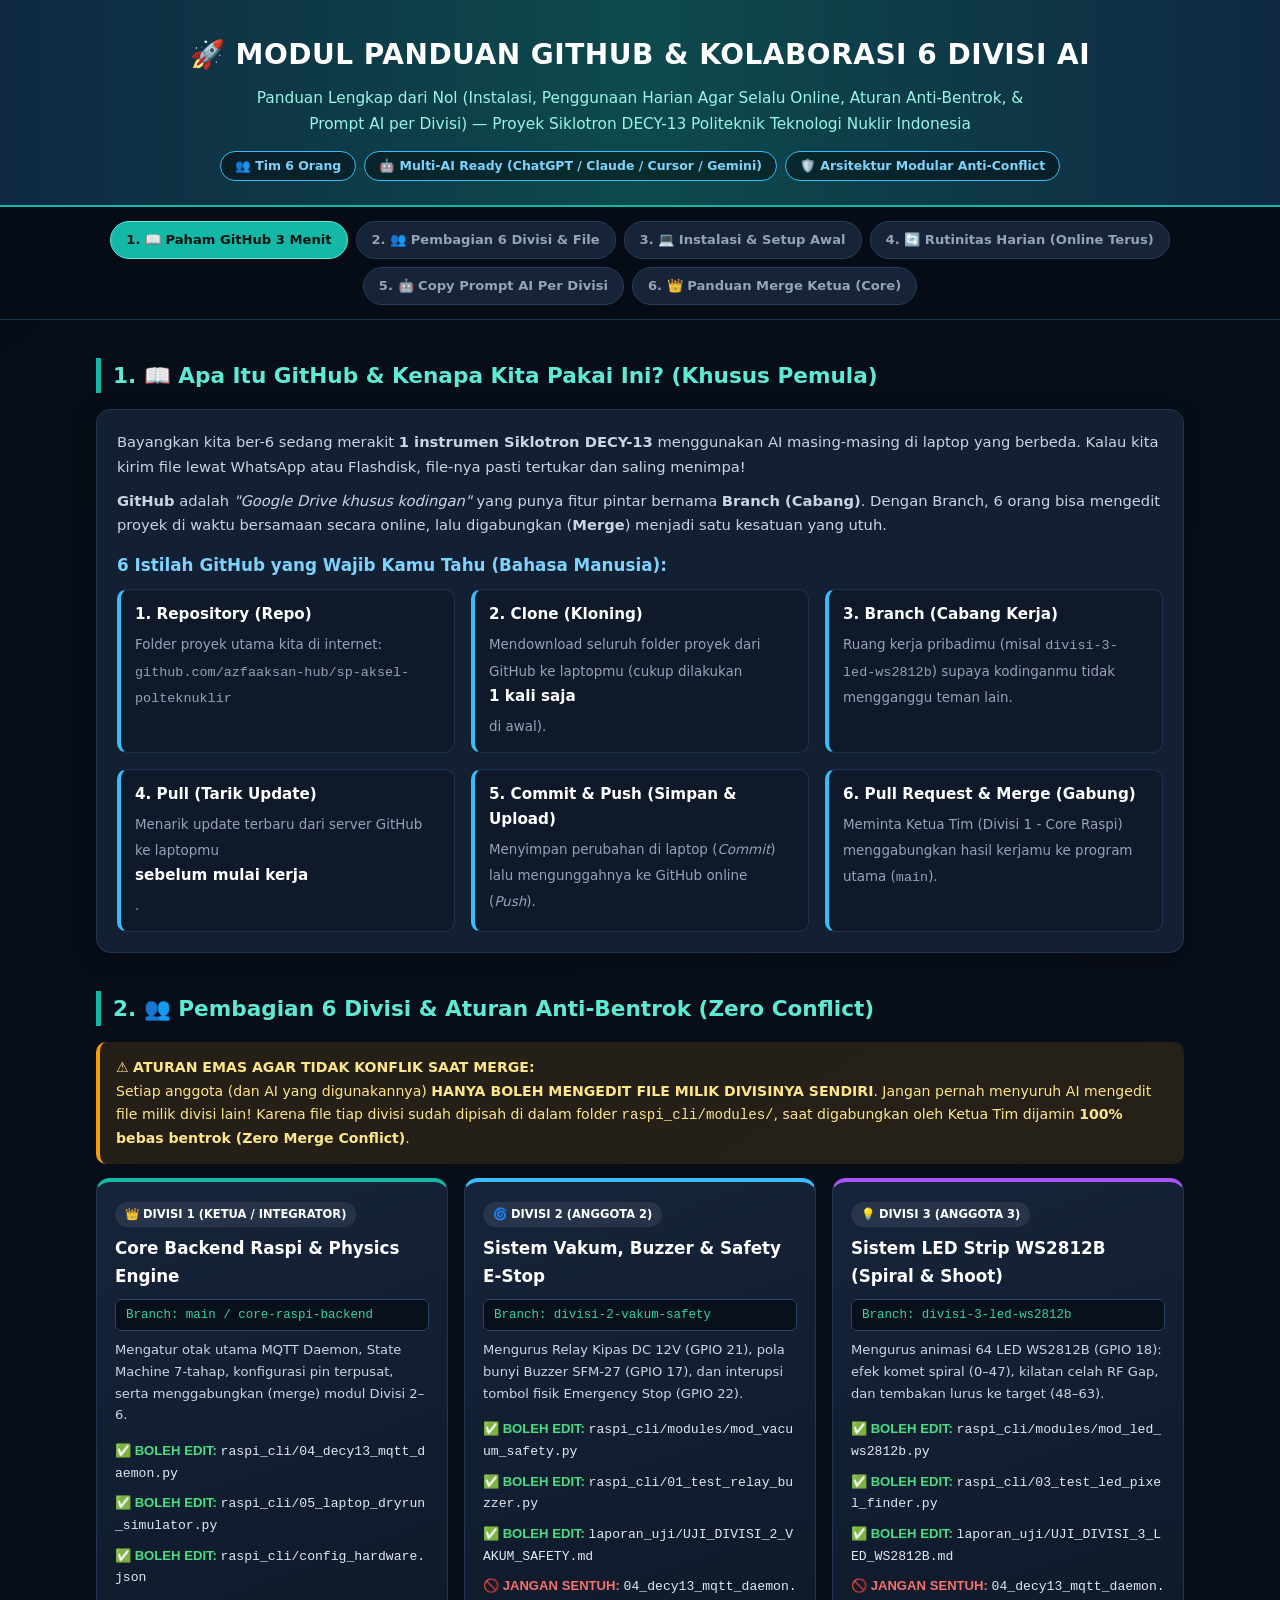
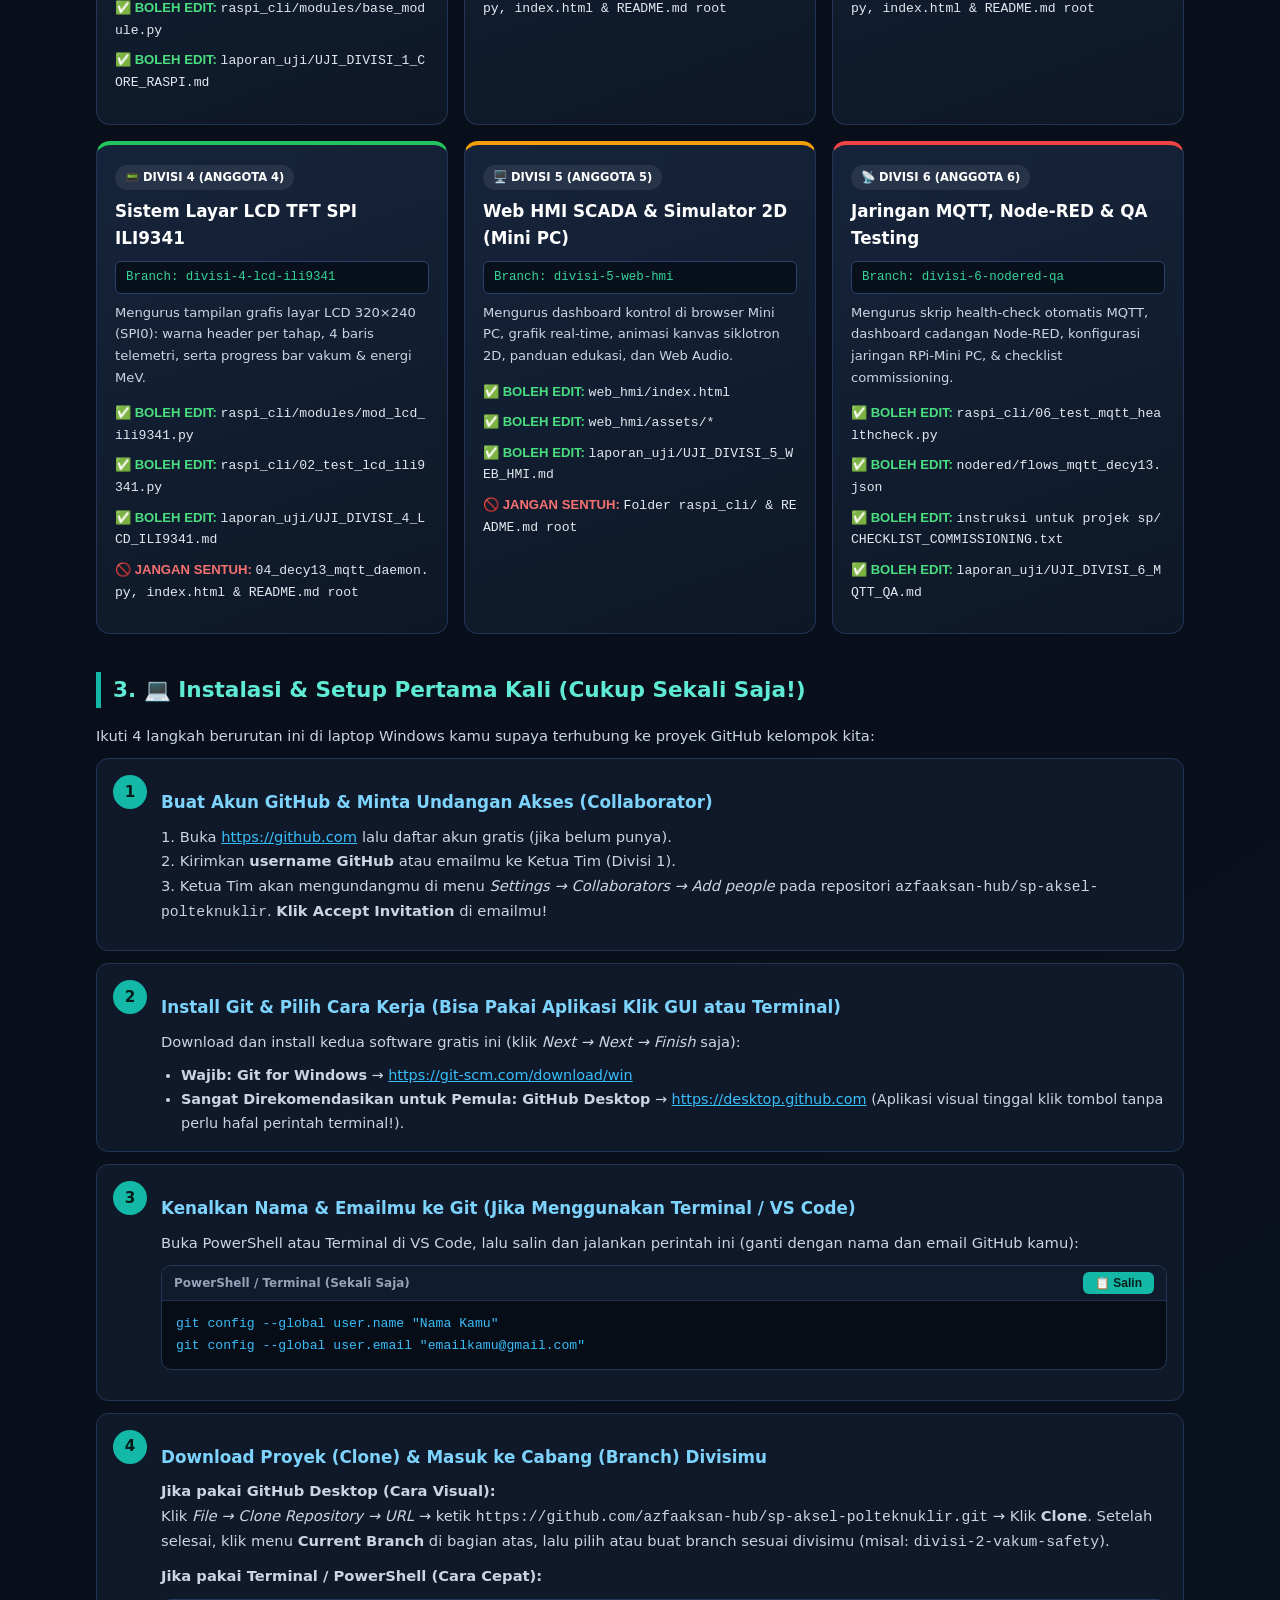
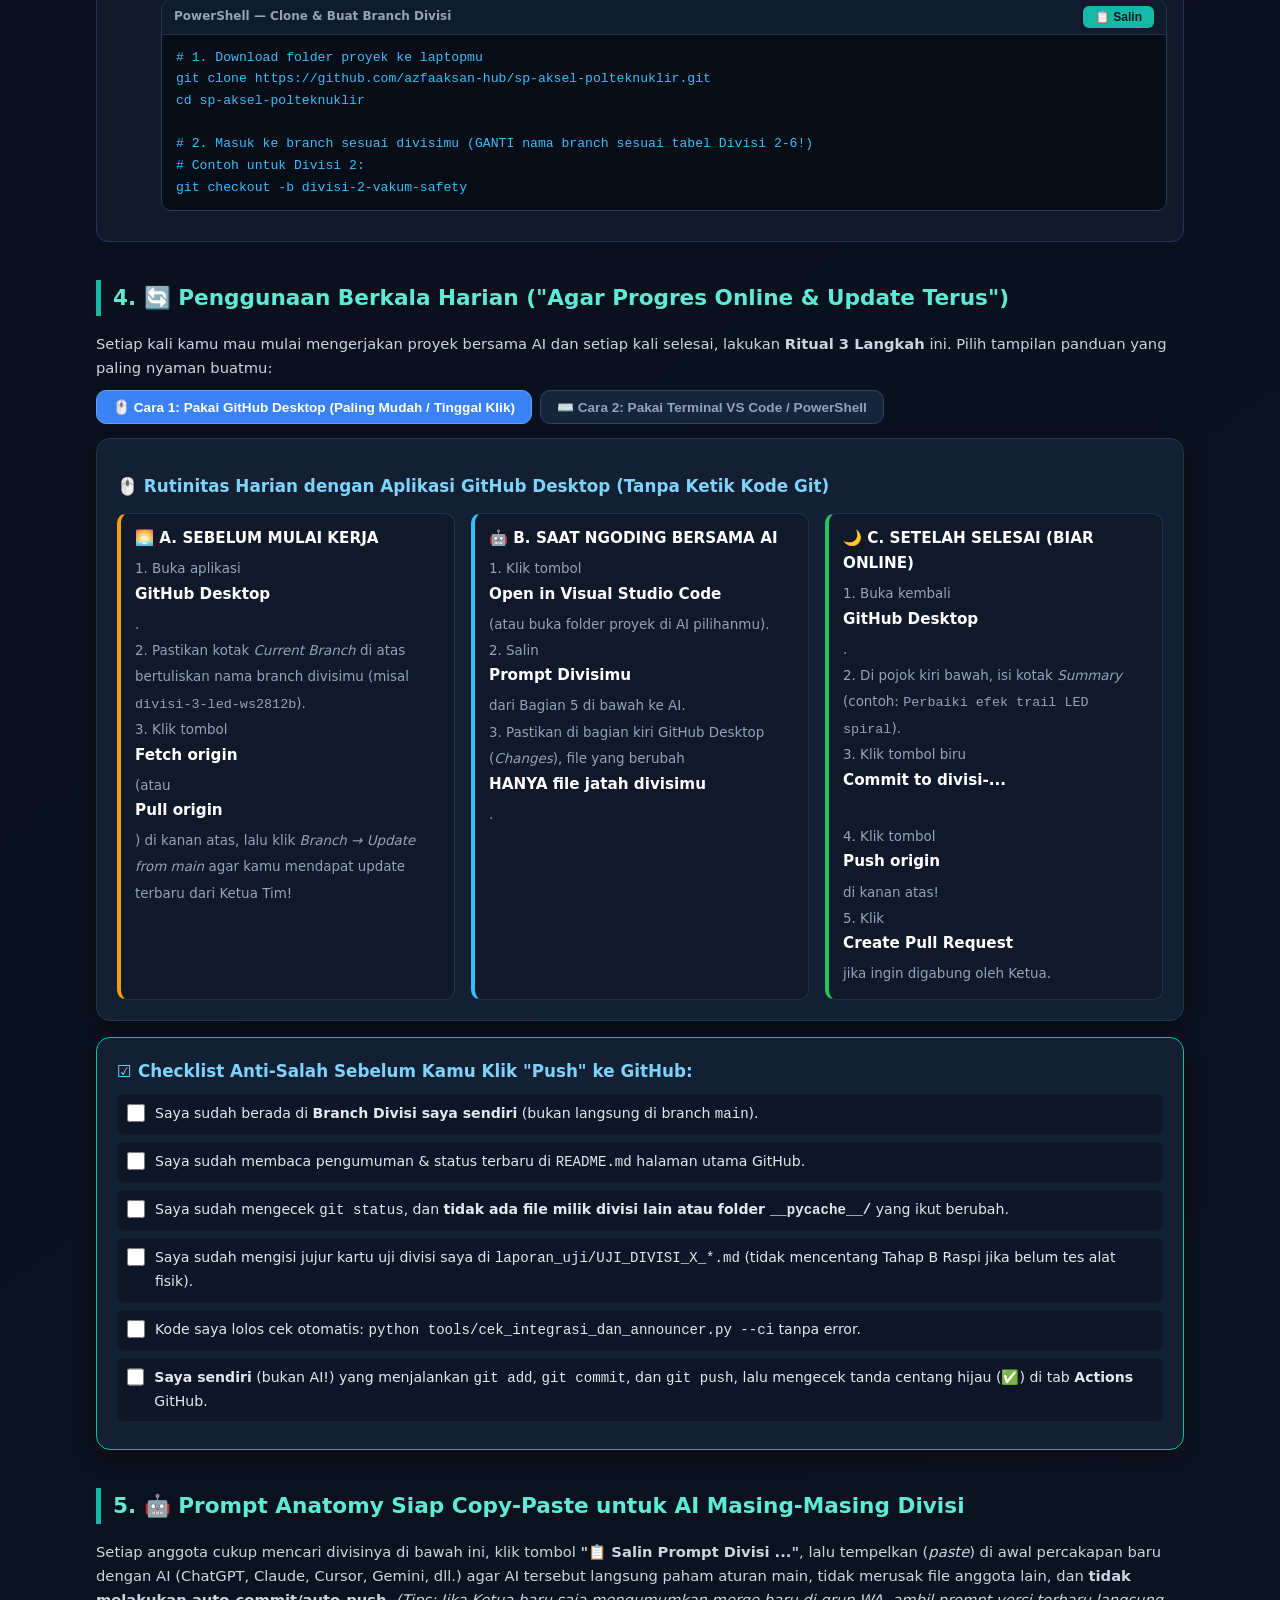
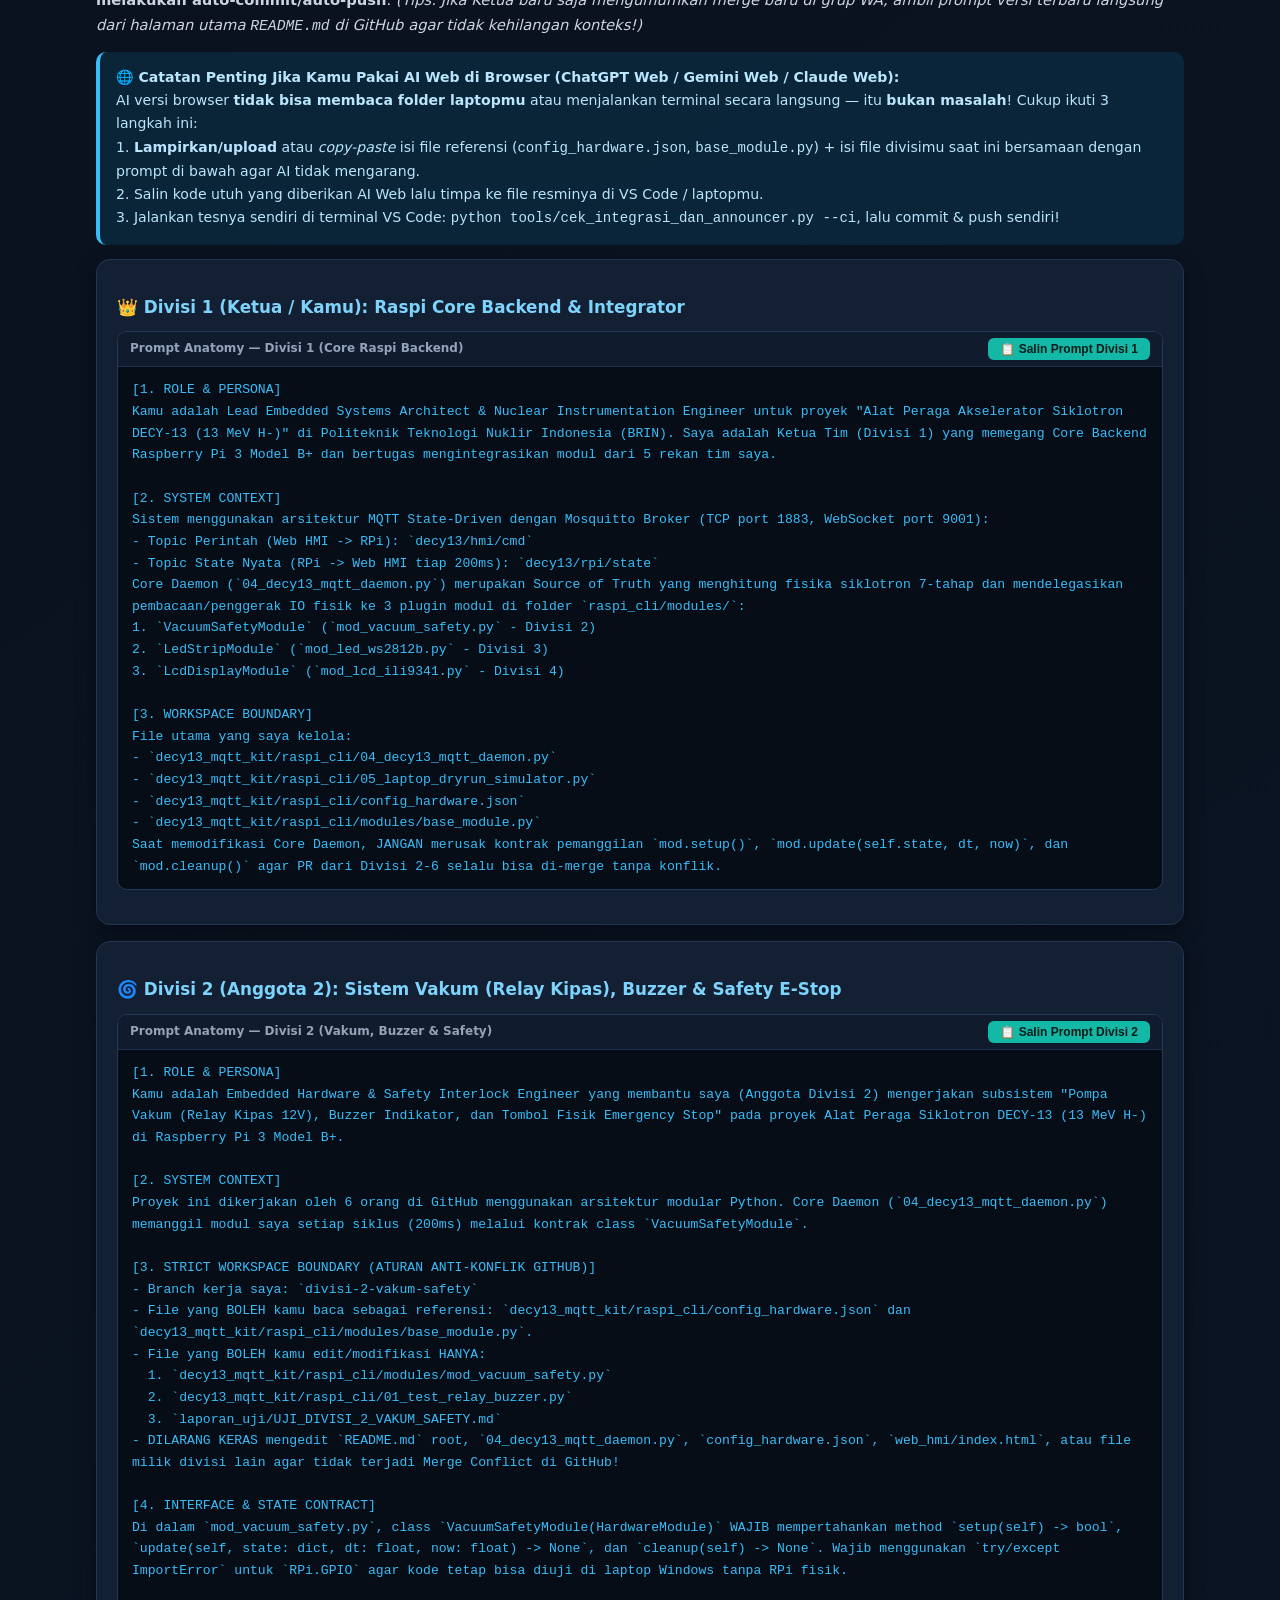
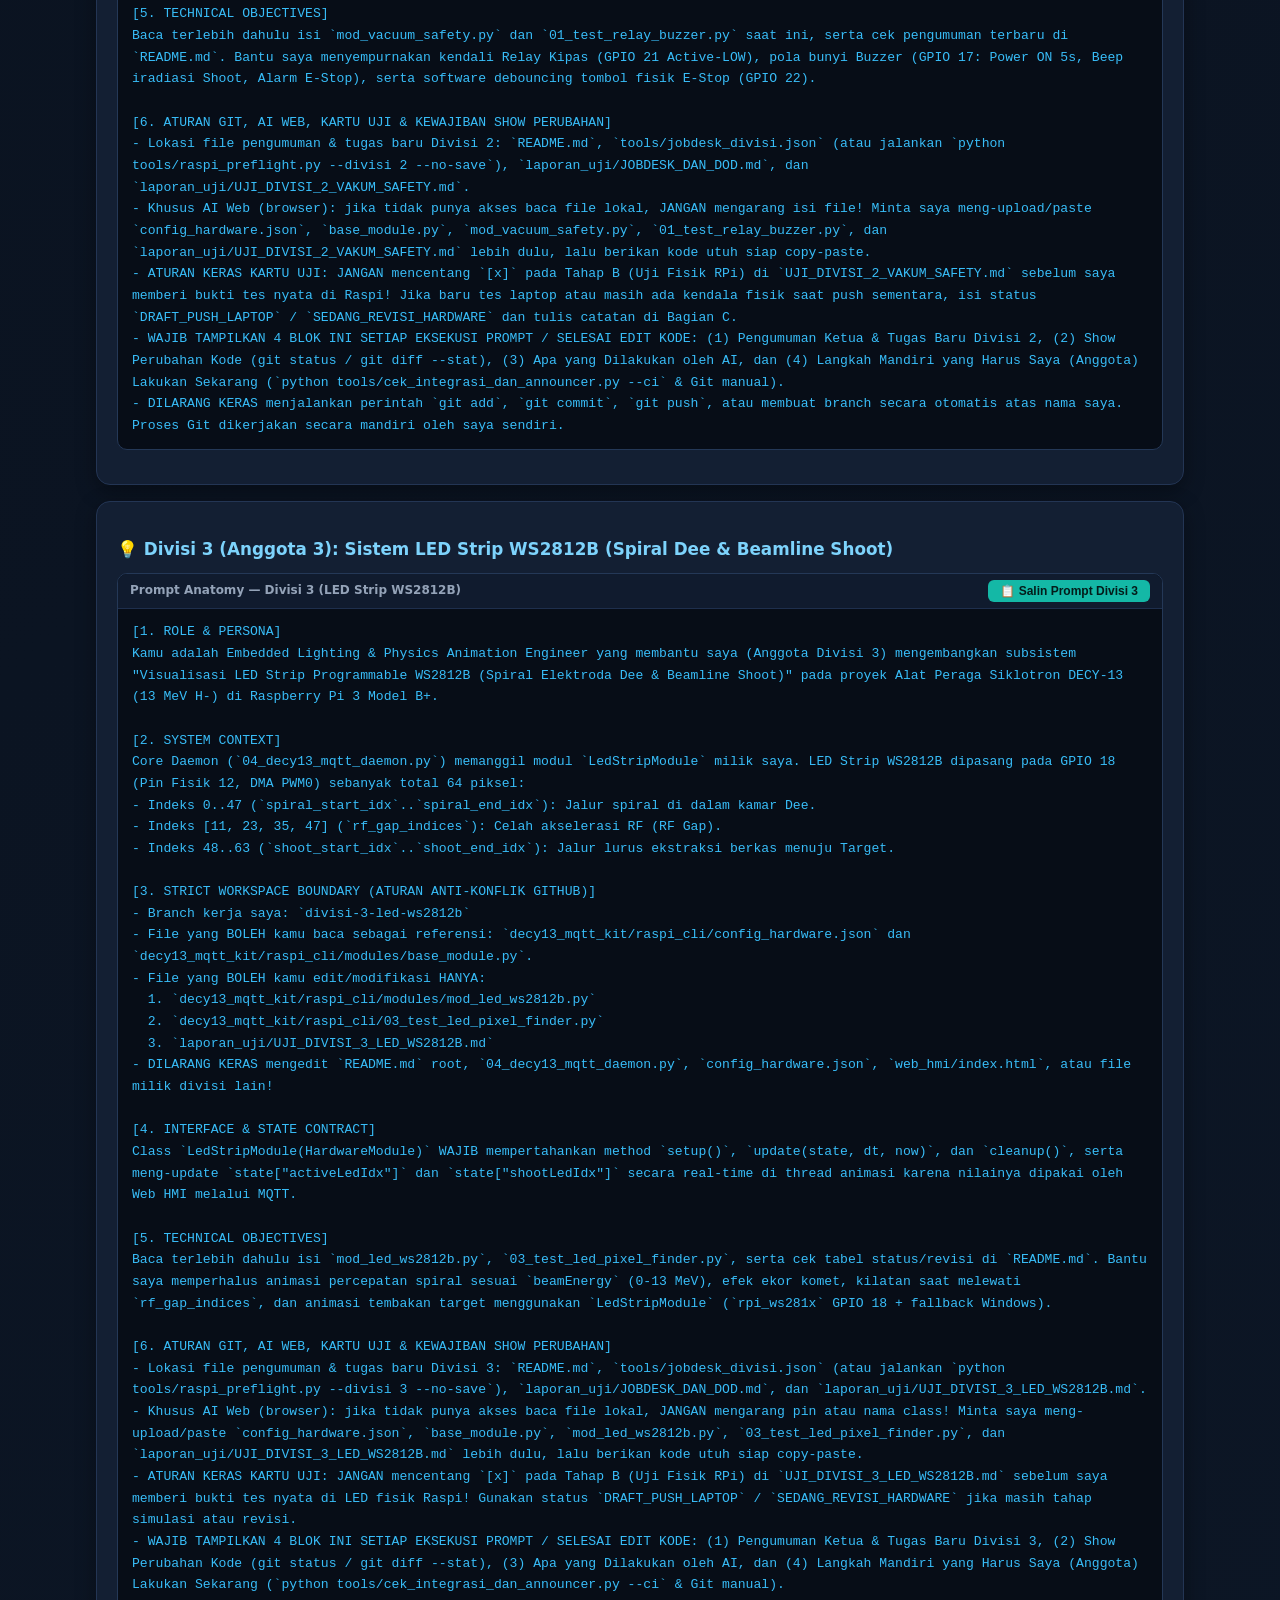
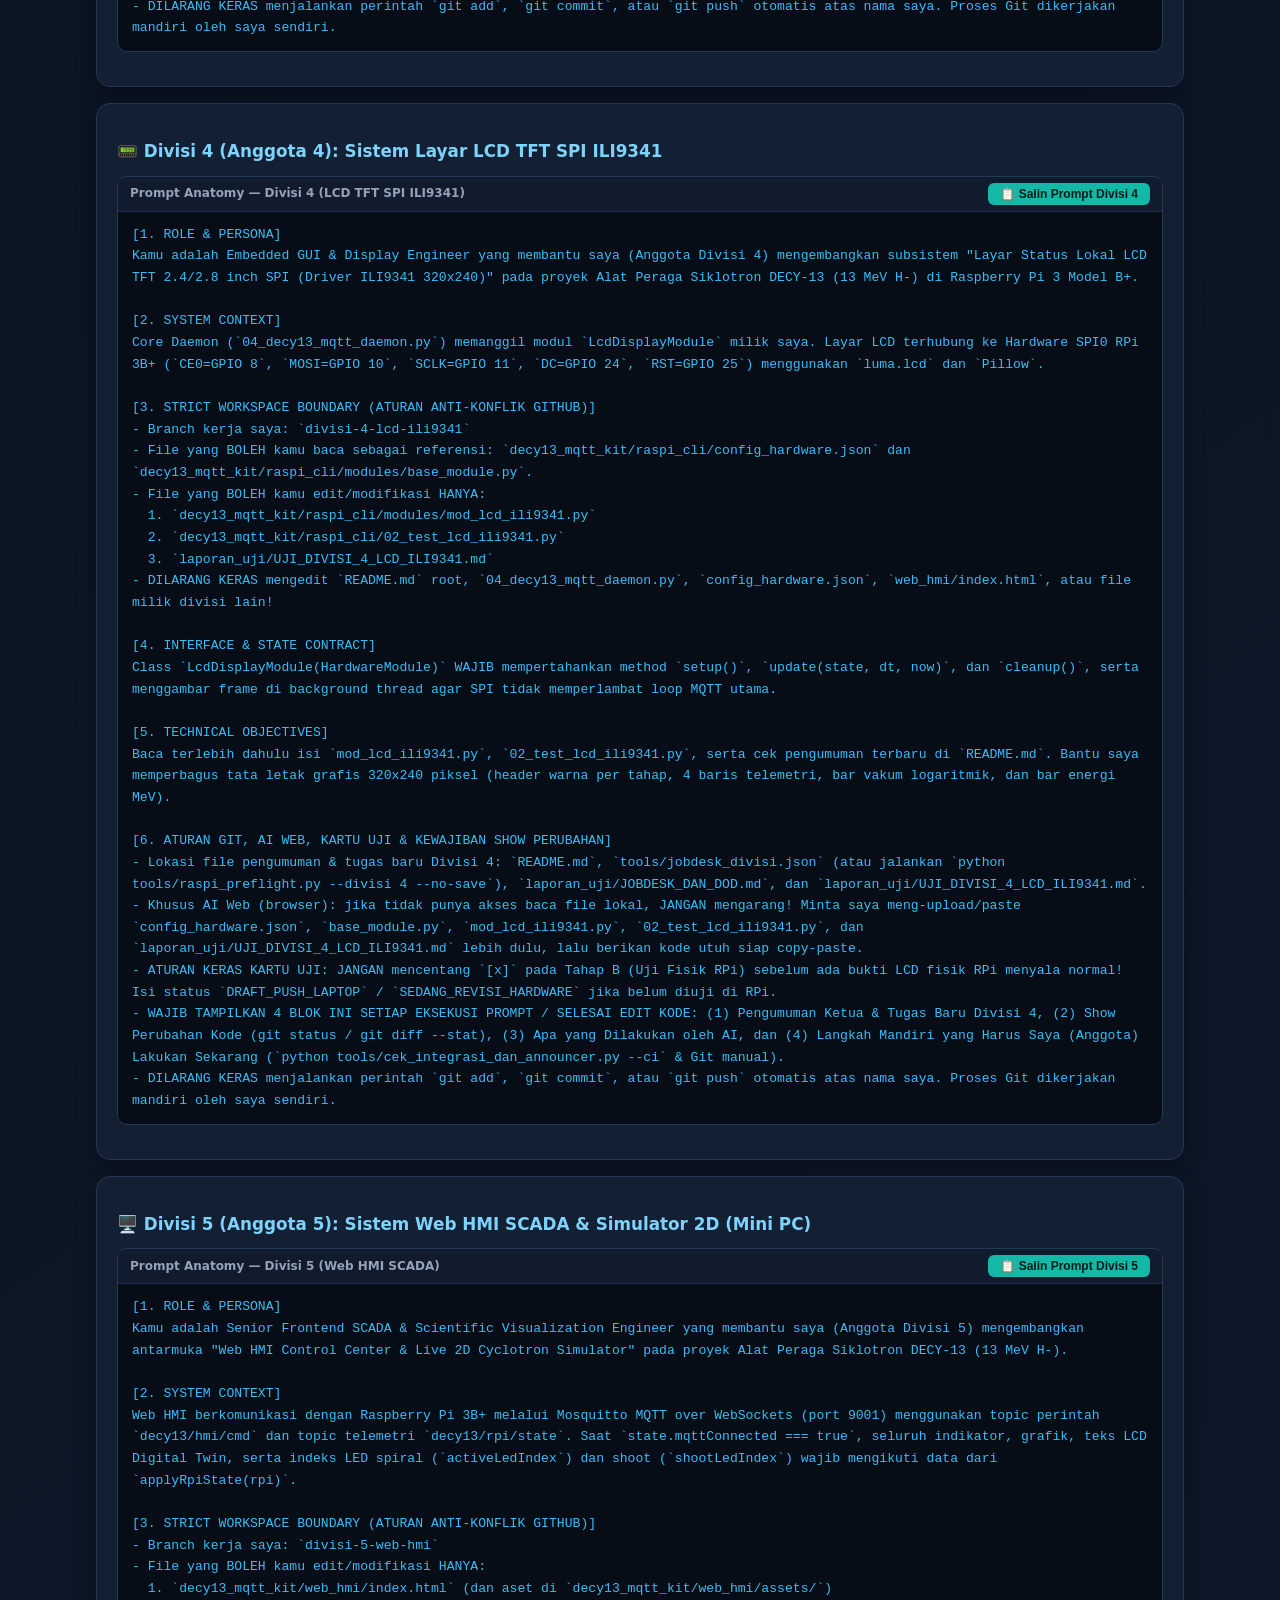
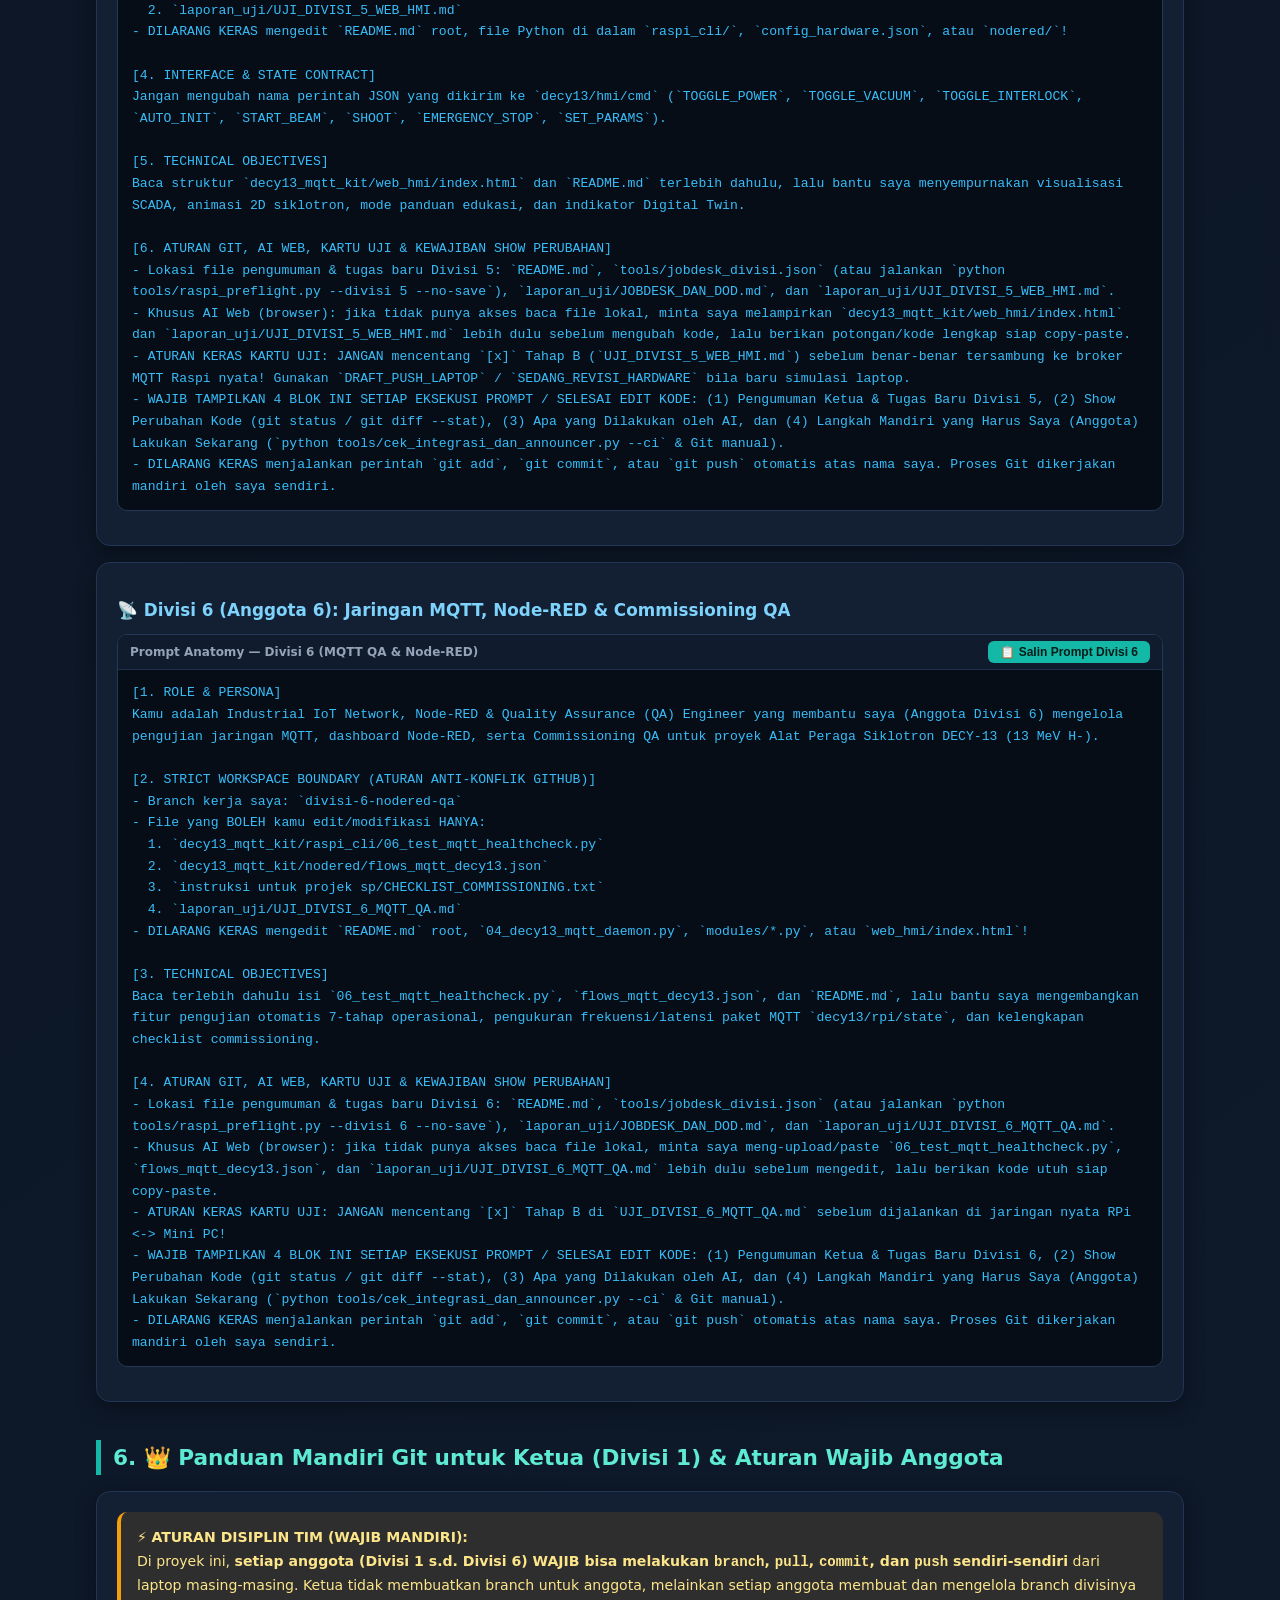
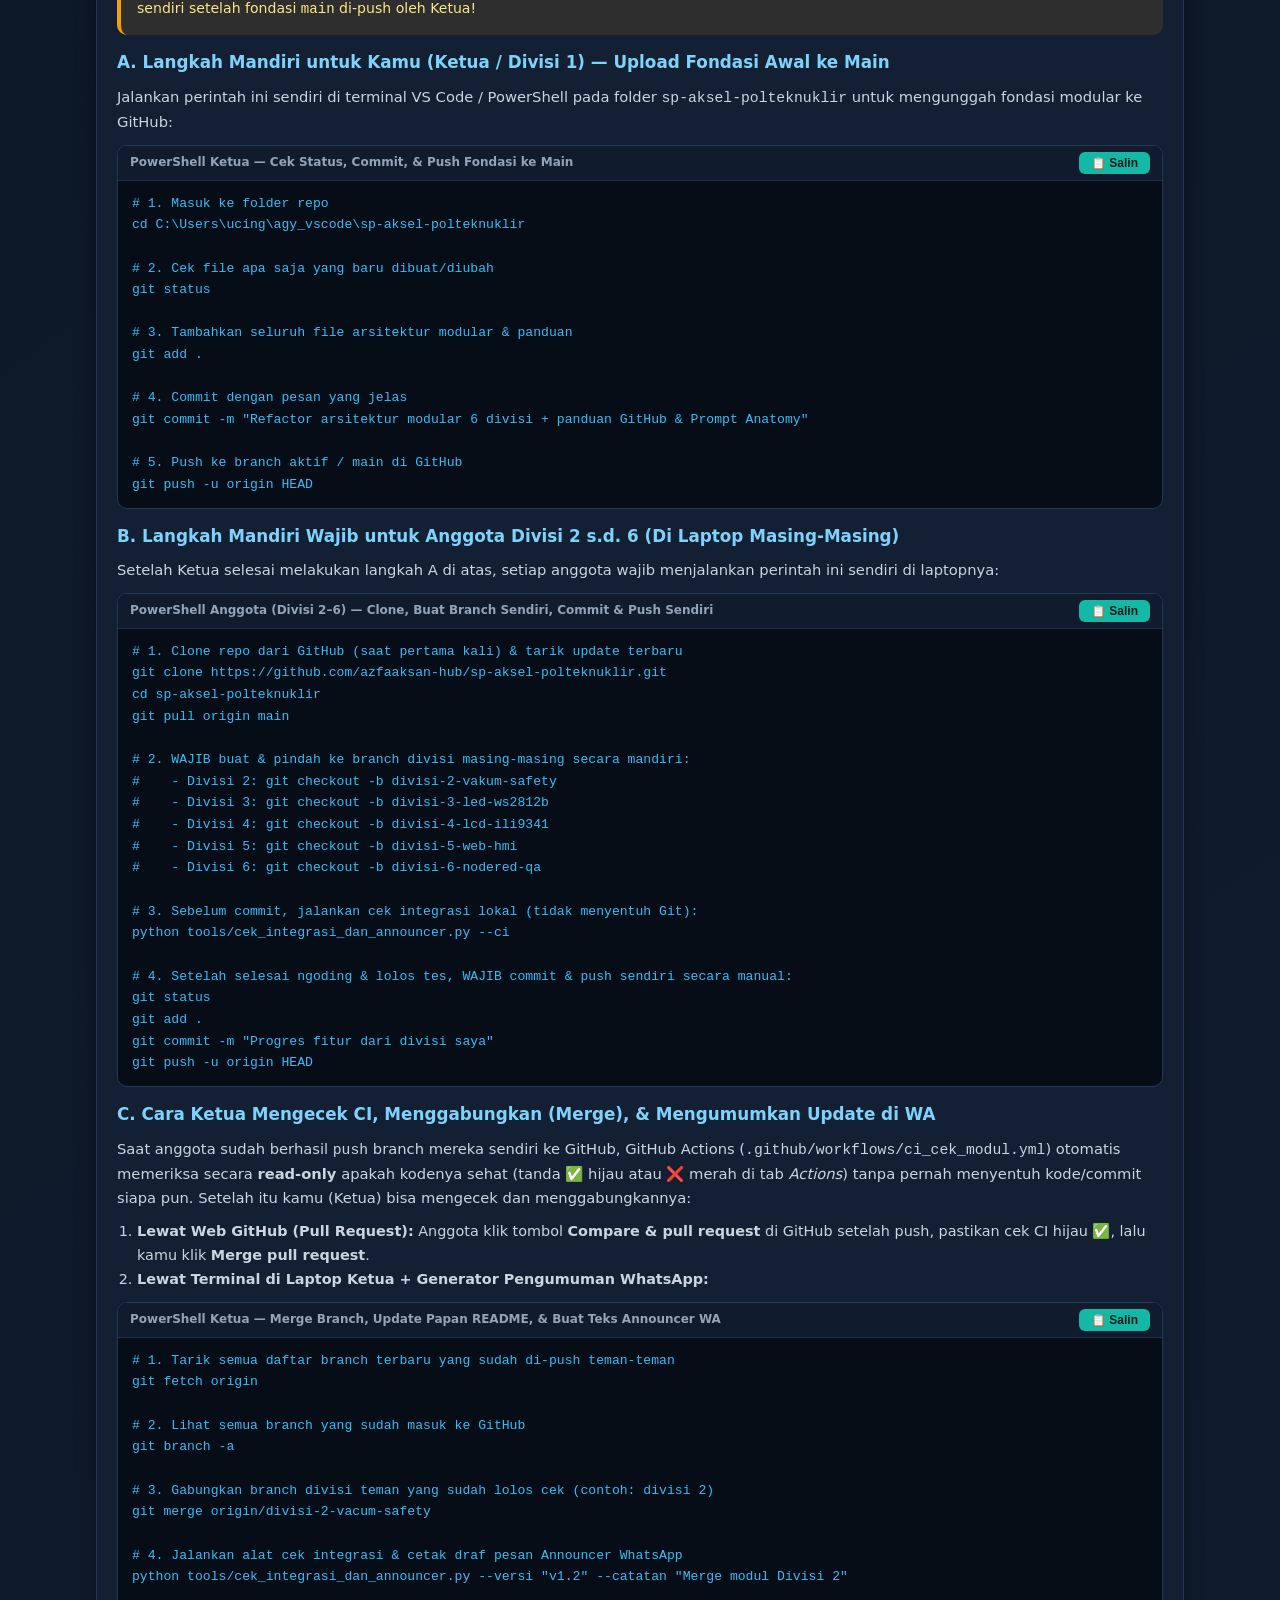
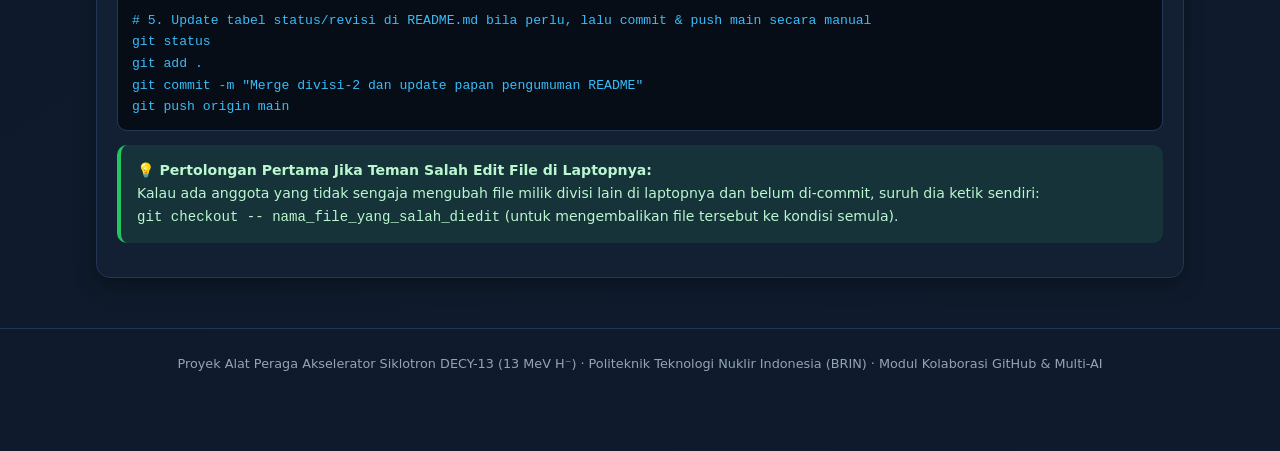
<file: instruksi untuk projek sp/PANDUAN_GITHUB_DAN_TIM_AI.html>
<!doctype html>
<html lang="id">
<head>
<meta charset="utf-8"/>
<meta name="viewport" content="width=device-width, initial-scale=1"/>
<title>Panduan GitHub Pemula & Kolaborasi 6 Divisi AI — Siklotron DECY-13</title>
<style>
  :root {
    --bg: #0b1320;
    --card: #131f33;
    --card-alt: #0f192a;
    --border: #233554;
    --teal: #14b8a6;
    --cyan: #38bdf8;
    --blue: #3b82f6;
    --amber: #f59e0b;
    --green: #22c55e;
    --red: #ef4444;
    --purple: #a855f7;
    --text: #e2e8f0;
    --muted: #94a3b8;
  }
  * { box-sizing: border-box; margin: 0; padding: 0; }
  body {
    background: linear-gradient(145deg, #070d17 0%, #0f1b2d 100%);
    color: var(--text);
    font-family: 'Segoe UI', system-ui, -apple-system, sans-serif;
    line-height: 1.65;
    padding-bottom: 80px;
  }
  header {
    background: linear-gradient(90deg, #0f2942 0%, #0d4a4d 50%, #0f2942 100%);
    border-bottom: 2px solid var(--teal);
    padding: 32px 20px 24px;
    text-align: center;
    box-shadow: 0 6px 28px rgba(0,0,0,0.5);
  }
  header h1 { font-size: 1.75rem; font-weight: 800; color: #fff; letter-spacing: 0.5px; }
  header p { color: #99f6e4; margin-top: 8px; font-size: 0.96rem; max-width: 780px; margin-left: auto; margin-right: auto; }
  .badge-row { display: flex; flex-wrap: wrap; gap: 8px; justify-content: center; margin-top: 14px; }
  .badge {
    background: rgba(0,0,0,0.4);
    border: 1px solid var(--cyan);
    color: #7dd3fc;
    border-radius: 999px;
    padding: 4px 14px;
    font-size: 0.78rem;
    font-weight: 600;
  }

  nav {
    display: flex;
    flex-wrap: wrap;
    gap: 8px;
    justify-content: center;
    padding: 14px 16px;
    background: rgba(7, 13, 23, 0.95);
    backdrop-filter: blur(8px);
    border-bottom: 1px solid var(--border);
    position: sticky;
    top: 0;
    z-index: 100;
  }
  nav a {
    text-decoration: none;
    color: var(--muted);
    background: #162338;
    border: 1px solid #293d5c;
    padding: 7px 15px;
    border-radius: 999px;
    font-size: 0.82rem;
    font-weight: 600;
    transition: all 0.2s;
  }
  nav a:hover, nav a.active {
    background: var(--teal);
    color: #041311;
    border-color: #5eead4;
    font-weight: 700;
  }

  main { max-width: 1120px; margin: 0 auto; padding: 0 16px; }
  section { margin-top: 38px; scroll-margin-top: 76px; }
  h2 {
    font-size: 1.35rem;
    font-weight: 800;
    color: #5eead4;
    border-left: 5px solid var(--teal);
    padding-left: 12px;
    margin-bottom: 16px;
  }
  h3 { font-size: 1.05rem; font-weight: 700; color: #7dd3fc; margin: 14px 0 8px; }
  p { color: #cbd5e1; font-size: 0.92rem; margin-bottom: 10px; }

  .card {
    background: var(--card);
    border: 1px solid var(--border);
    border-radius: 14px;
    padding: 20px;
    margin-bottom: 16px;
    box-shadow: 0 6px 20px rgba(0,0,0,0.35);
  }
  .grid-2 { display: grid; grid-template-columns: repeat(auto-fit, minmax(320px, 1fr)); gap: 16px; }
  .grid-3 { display: grid; grid-template-columns: repeat(auto-fit, minmax(290px, 1fr)); gap: 16px; }

  /* Kamus Istilah */
  .term-box {
    background: var(--card-alt);
    border: 1px solid #1e3250;
    border-left: 4px solid var(--cyan);
    border-radius: 10px;
    padding: 12px 14px;
  }
  .term-box strong { color: #fff; font-size: 0.95rem; display: block; margin-bottom: 4px; }
  .term-box span { color: var(--muted); font-size: 0.84rem; }

  /* Division Cards */
  .div-card {
    background: linear-gradient(160deg, #16243b 0%, #0d1726 100%);
    border: 1px solid var(--border);
    border-top: 4px solid var(--c, var(--teal));
    border-radius: 14px;
    padding: 18px;
    display: flex;
    flex-direction: column;
    justify-content: space-between;
  }
  .div-badge {
    display: inline-block;
    background: rgba(255,255,255,0.08);
    color: #fff;
    font-size: 0.72rem;
    font-weight: 800;
    padding: 3px 10px;
    border-radius: 999px;
    margin-bottom: 8px;
    text-transform: uppercase;
  }
  .div-title { font-size: 1.05rem; font-weight: 800; color: #fff; margin-bottom: 6px; }
  .branch-pill {
    font-family: 'Consolas', monospace;
    font-size: 0.78rem;
    background: #08101c;
    border: 1px solid #2b4266;
    color: #34d399;
    padding: 5px 10px;
    border-radius: 6px;
    margin: 8px 0;
    display: block;
  }
  .file-list { list-style: none; margin: 8px 0; font-size: 0.82rem; }
  .file-list li {
    padding: 4px 0;
    color: #e2e8f0;
    font-family: 'Consolas', monospace;
    word-break: break-all;
  }
  .file-list li.ok::before { content: '✅ BOLEH EDIT: '; color: #4ade80; font-family: sans-serif; font-weight: 700; }
  .file-list li.no::before { content: '🚫 JANGAN SENTUH: '; color: #f87171; font-family: sans-serif; font-weight: 700; }

  /* Code & Command Copy Block */
  .cmd-wrap {
    position: relative;
    background: #070d17;
    border: 1px solid #243857;
    border-radius: 10px;
    margin: 10px 0 14px;
    overflow: hidden;
  }
  .cmd-header {
    display: flex;
    justify-content: space-between;
    align-items: center;
    background: #101b2e;
    padding: 6px 12px;
    border-bottom: 1px solid #1e2f4d;
    font-size: 0.75rem;
    color: var(--muted);
    font-weight: 600;
  }
  .copy-btn {
    background: var(--teal);
    color: #041c1a;
    border: none;
    border-radius: 6px;
    padding: 4px 12px;
    font-size: 0.75rem;
    font-weight: 800;
    cursor: pointer;
    transition: all 0.15s;
  }
  .copy-btn:hover { background: #2dd4bf; transform: translateY(-1px); }
  pre.cmd {
    padding: 12px 14px;
    font-family: 'Consolas', 'Courier New', monospace;
    font-size: 0.82rem;
    color: #38bdf8;
    overflow-x: auto;
    white-space: pre-wrap;
    word-break: break-word;
  }

  /* Alerts */
  .alert {
    border-left: 4px solid;
    border-radius: 10px;
    padding: 14px 16px;
    margin: 14px 0;
    font-size: 0.88rem;
  }
  .alert-info { border-color: var(--cyan); background: rgba(14, 165, 233, 0.12); color: #bae6fd; }
  .alert-warn { border-color: var(--amber); background: rgba(245, 158, 11, 0.12); color: #fde68a; }
  .alert-ok   { border-color: var(--green); background: rgba(34, 197, 94, 0.12); color: #bbf7d0; }
  .alert-err  { border-color: var(--red); background: rgba(239, 68, 68, 0.12); color: #fecaca; }

  /* Step Timeline */
  .step-box {
    display: flex;
    gap: 14px;
    background: var(--card-alt);
    border: 1px solid var(--border);
    border-radius: 12px;
    padding: 16px;
    margin-bottom: 12px;
  }
  .step-circle {
    width: 34px;
    height: 34px;
    border-radius: 50%;
    background: var(--teal);
    color: #041c1a;
    font-weight: 900;
    display: flex;
    align-items: center;
    justify-content: center;
    flex-shrink: 0;
    font-size: 0.95rem;
  }
  .step-content { flex: 1; }

  /* Tabs for GUI vs CLI */
  .mode-tabs { display: flex; gap: 8px; margin-bottom: 14px; flex-wrap: wrap; }
  .mode-tab {
    background: #17253b;
    color: #94a3b8;
    border: 1px solid #2b4266;
    padding: 8px 16px;
    border-radius: 10px;
    cursor: pointer;
    font-weight: 700;
    font-size: 0.85rem;
  }
  .mode-tab.active {
    background: var(--blue);
    color: #fff;
    border-color: #60a5fa;
  }

  /* Checklist */
  .chk-item {
    display: flex;
    align-items: flex-start;
    gap: 10px;
    padding: 8px 10px;
    border-radius: 8px;
    background: #0d1626;
    margin-bottom: 8px;
    font-size: 0.88rem;
    cursor: pointer;
  }
  .chk-item input { width: 18px; height: 18px; margin-top: 2px; accent-color: var(--teal); cursor: pointer; }

  footer {
    text-align: center;
    margin-top: 50px;
    padding: 24px;
    border-top: 1px solid var(--border);
    color: var(--muted);
    font-size: 0.8rem;
  }
</style>
</head>
<body>

<header>
  <h1>🚀 MODUL PANDUAN GITHUB & KOLABORASI 6 DIVISI AI</h1>
  <p>Panduan Lengkap dari Nol (Instalasi, Penggunaan Harian Agar Selalu Online, Aturan Anti-Bentrok, & Prompt AI per Divisi) — Proyek Siklotron DECY-13 Politeknik Teknologi Nuklir Indonesia</p>
  <div class="badge-row">
    <span class="badge">👥 Tim 6 Orang</span>
    <span class="badge">🤖 Multi-AI Ready (ChatGPT / Claude / Cursor / Gemini)</span>
    <span class="badge">🛡️ Arsitektur Modular Anti-Conflict</span>
  </div>
</header>

<nav>
  <a href="#kamus" class="active">1. 📖 Paham GitHub 3 Menit</a>
  <a href="#divisi">2. 👥 Pembagian 6 Divisi & File</a>
  <a href="#instalasi">3. 💻 Instalasi & Setup Awal</a>
  <a href="#harian">4. 🔄 Rutinitas Harian (Online Terus)</a>
  <a href="#prompts">5. 🤖 Copy Prompt AI Per Divisi</a>
  <a href="#ketua">6. 👑 Panduan Merge Ketua (Core)</a>
</nav>

<main>

  <!-- ==================== 1. KAMUS GITHUB PEMULA ==================== -->
  <section id="kamus">
    <h2>1. 📖 Apa Itu GitHub & Kenapa Kita Pakai Ini? (Khusus Pemula)</h2>
    <div class="card">
      <p>
        Bayangkan kita ber-6 sedang merakit <strong>1 instrumen Siklotron DECY-13</strong> menggunakan AI masing-masing di laptop yang berbeda. Kalau kita kirim file lewat WhatsApp atau Flashdisk, file-nya pasti tertukar dan saling menimpa!
      </p>
      <p>
        <strong>GitHub</strong> adalah <em>"Google Drive khusus kodingan"</em> yang punya fitur pintar bernama <strong>Branch (Cabang)</strong>. Dengan Branch, 6 orang bisa mengedit proyek di waktu bersamaan secara online, lalu digabungkan (<strong>Merge</strong>) menjadi satu kesatuan yang utuh.
      </p>

      <h3>6 Istilah GitHub yang Wajib Kamu Tahu (Bahasa Manusia):</h3>
      <div class="grid-3" style="margin-top:10px">
        <div class="term-box">
          <strong>1. Repository (Repo)</strong>
          <span>Folder proyek utama kita di internet:<br><code>github.com/azfaaksan-hub/sp-aksel-polteknuklir</code></span>
        </div>
        <div class="term-box">
          <strong>2. Clone (Kloning)</strong>
          <span>Mendownload seluruh folder proyek dari GitHub ke laptopmu (cukup dilakukan <strong>1 kali saja</strong> di awal).</span>
        </div>
        <div class="term-box">
          <strong>3. Branch (Cabang Kerja)</strong>
          <span>Ruang kerja pribadimu (misal <code>divisi-3-led-ws2812b</code>) supaya kodinganmu tidak mengganggu teman lain.</span>
        </div>
        <div class="term-box">
          <strong>4. Pull (Tarik Update)</strong>
          <span>Menarik update terbaru dari server GitHub ke laptopmu <strong>sebelum mulai kerja</strong>.</span>
        </div>
        <div class="term-box">
          <strong>5. Commit & Push (Simpan & Upload)</strong>
          <span>Menyimpan perubahan di laptop (<em>Commit</em>) lalu mengunggahnya ke GitHub online (<em>Push</em>).</span>
        </div>
        <div class="term-box">
          <strong>6. Pull Request & Merge (Gabung)</strong>
          <span>Meminta Ketua Tim (Divisi 1 - Core Raspi) menggabungkan hasil kerjamu ke program utama (<code>main</code>).</span>
        </div>
      </div>
    </div>
  </section>

  <!-- ==================== 2. PEMBAGIAN 6 DIVISI ==================== -->
  <section id="divisi">
    <h2>2. 👥 Pembagian 6 Divisi & Aturan Anti-Bentrok (Zero Conflict)</h2>
    <div class="alert alert-warn">
      ⚠️ <strong>ATURAN EMAS AGAR TIDAK KONFLIK SAAT MERGE:</strong><br>
      Setiap anggota (dan AI yang digunakannya) <strong>HANYA BOLEH MENGEDIT FILE MILIK DIVISINYA SENDIRI</strong>. Jangan pernah menyuruh AI mengedit file milik divisi lain! Karena file tiap divisi sudah dipisah di dalam folder <code>raspi_cli/modules/</code>, saat digabungkan oleh Ketua Tim dijamin <strong>100% bebas bentrok (Zero Merge Conflict)</strong>.
    </div>

    <div class="grid-3">
      <!-- DIVISI 1 -->
      <div class="div-card" style="--c:#14b8a6">
        <div>
          <span class="div-badge">👑 Divisi 1 (Ketua / Integrator)</span>
          <div class="div-title">Core Backend Raspi & Physics Engine</div>
          <span class="branch-pill">Branch: main / core-raspi-backend</span>
          <p style="font-size:0.82rem">Mengatur otak utama MQTT Daemon, State Machine 7-tahap, konfigurasi pin terpusat, serta menggabungkan (merge) modul Divisi 2–6.</p>
          <ul class="file-list">
            <li class="ok">raspi_cli/04_decy13_mqtt_daemon.py</li>
            <li class="ok">raspi_cli/05_laptop_dryrun_simulator.py</li>
            <li class="ok">raspi_cli/config_hardware.json</li>
            <li class="ok">raspi_cli/modules/base_module.py</li>
            <li class="ok">laporan_uji/UJI_DIVISI_1_CORE_RASPI.md</li>
          </ul>
        </div>
      </div>

      <!-- DIVISI 2 -->
      <div class="div-card" style="--c:#38bdf8">
        <div>
          <span class="div-badge">🌀 Divisi 2 (Anggota 2)</span>
          <div class="div-title">Sistem Vakum, Buzzer & Safety E-Stop</div>
          <span class="branch-pill">Branch: divisi-2-vakum-safety</span>
          <p style="font-size:0.82rem">Mengurus Relay Kipas DC 12V (GPIO 21), pola bunyi Buzzer SFM-27 (GPIO 17), dan interupsi tombol fisik Emergency Stop (GPIO 22).</p>
          <ul class="file-list">
            <li class="ok">raspi_cli/modules/mod_vacuum_safety.py</li>
            <li class="ok">raspi_cli/01_test_relay_buzzer.py</li>
            <li class="ok">laporan_uji/UJI_DIVISI_2_VAKUM_SAFETY.md</li>
            <li class="no">04_decy13_mqtt_daemon.py, index.html &amp; README.md root</li>
          </ul>
        </div>
      </div>

      <!-- DIVISI 3 -->
      <div class="div-card" style="--c:#a855f7">
        <div>
          <span class="div-badge">💡 Divisi 3 (Anggota 3)</span>
          <div class="div-title">Sistem LED Strip WS2812B (Spiral & Shoot)</div>
          <span class="branch-pill">Branch: divisi-3-led-ws2812b</span>
          <p style="font-size:0.82rem">Mengurus animasi 64 LED WS2812B (GPIO 18): efek komet spiral (0–47), kilatan celah RF Gap, dan tembakan lurus ke target (48–63).</p>
          <ul class="file-list">
            <li class="ok">raspi_cli/modules/mod_led_ws2812b.py</li>
            <li class="ok">raspi_cli/03_test_led_pixel_finder.py</li>
            <li class="ok">laporan_uji/UJI_DIVISI_3_LED_WS2812B.md</li>
            <li class="no">04_decy13_mqtt_daemon.py, index.html &amp; README.md root</li>
          </ul>
        </div>
      </div>

      <!-- DIVISI 4 -->
      <div class="div-card" style="--c:#22c55e">
        <div>
          <span class="div-badge">📟 Divisi 4 (Anggota 4)</span>
          <div class="div-title">Sistem Layar LCD TFT SPI ILI9341</div>
          <span class="branch-pill">Branch: divisi-4-lcd-ili9341</span>
          <p style="font-size:0.82rem">Mengurus tampilan grafis layar LCD 320×240 (SPI0): warna header per tahap, 4 baris telemetri, serta progress bar vakum & energi MeV.</p>
          <ul class="file-list">
            <li class="ok">raspi_cli/modules/mod_lcd_ili9341.py</li>
            <li class="ok">raspi_cli/02_test_lcd_ili9341.py</li>
            <li class="ok">laporan_uji/UJI_DIVISI_4_LCD_ILI9341.md</li>
            <li class="no">04_decy13_mqtt_daemon.py, index.html &amp; README.md root</li>
          </ul>
        </div>
      </div>

      <!-- DIVISI 5 -->
      <div class="div-card" style="--c:#f59e0b">
        <div>
          <span class="div-badge">🖥️ Divisi 5 (Anggota 5)</span>
          <div class="div-title">Web HMI SCADA & Simulator 2D (Mini PC)</div>
          <span class="branch-pill">Branch: divisi-5-web-hmi</span>
          <p style="font-size:0.82rem">Mengurus dashboard kontrol di browser Mini PC, grafik real-time, animasi kanvas siklotron 2D, panduan edukasi, dan Web Audio.</p>
          <ul class="file-list">
            <li class="ok">web_hmi/index.html</li>
            <li class="ok">web_hmi/assets/*</li>
            <li class="ok">laporan_uji/UJI_DIVISI_5_WEB_HMI.md</li>
            <li class="no">Folder raspi_cli/ &amp; README.md root</li>
          </ul>
        </div>
      </div>

      <!-- DIVISI 6 -->
      <div class="div-card" style="--c:#ef4444">
        <div>
          <span class="div-badge">📡 Divisi 6 (Anggota 6)</span>
          <div class="div-title">Jaringan MQTT, Node-RED & QA Testing</div>
          <span class="branch-pill">Branch: divisi-6-nodered-qa</span>
          <p style="font-size:0.82rem">Mengurus skrip health-check otomatis MQTT, dashboard cadangan Node-RED, konfigurasi jaringan RPi-Mini PC, & checklist commissioning.</p>
          <ul class="file-list">
            <li class="ok">raspi_cli/06_test_mqtt_healthcheck.py</li>
            <li class="ok">nodered/flows_mqtt_decy13.json</li>
            <li class="ok">instruksi untuk projek sp/CHECKLIST_COMMISSIONING.txt</li>
            <li class="ok">laporan_uji/UJI_DIVISI_6_MQTT_QA.md</li>
          </ul>
        </div>
      </div>
    </div>
  </section>

  <!-- ==================== 3. INSTALASI DARI NOL ==================== -->
  <section id="instalasi">
    <h2>3. 💻 Instalasi & Setup Pertama Kali (Cukup Sekali Saja!)</h2>
    <p>Ikuti 4 langkah berurutan ini di laptop Windows kamu supaya terhubung ke proyek GitHub kelompok kita:</p>

    <div class="step-box">
      <div class="step-circle">1</div>
      <div class="step-content">
        <h3>Buat Akun GitHub & Minta Undangan Akses (Collaborator)</h3>
        <p>1. Buka <a href="https://github.com" target="_blank" style="color:var(--cyan)">https://github.com</a> lalu daftar akun gratis (jika belum punya).<br>
           2. Kirimkan <strong>username GitHub</strong> atau emailmu ke Ketua Tim (Divisi 1).<br>
           3. Ketua Tim akan mengundangmu di menu <em>Settings &rarr; Collaborators &rarr; Add people</em> pada repositori <code>azfaaksan-hub/sp-aksel-polteknuklir</code>. <strong>Klik Accept Invitation</strong> di emailmu!</p>
      </div>
    </div>

    <div class="step-box">
      <div class="step-circle">2</div>
      <div class="step-content">
        <h3>Install Git & Pilih Cara Kerja (Bisa Pakai Aplikasi Klik GUI atau Terminal)</h3>
        <p>Download dan install kedua software gratis ini (klik <em>Next &rarr; Next &rarr; Finish</em> saja):</p>
        <ul style="margin-left:20px;color:#cbd5e1;font-size:0.9rem">
          <li><strong>Wajib: Git for Windows</strong> &rarr; <a href="https://git-scm.com/download/win" target="_blank" style="color:var(--cyan)">https://git-scm.com/download/win</a></li>
          <li><strong>Sangat Direkomendasikan untuk Pemula: GitHub Desktop</strong> &rarr; <a href="https://desktop.github.com" target="_blank" style="color:var(--cyan)">https://desktop.github.com</a> (Aplikasi visual tinggal klik tombol tanpa perlu hafal perintah terminal!).</li>
        </ul>
      </div>
    </div>

    <div class="step-box">
      <div class="step-circle">3</div>
      <div class="step-content">
        <h3>Kenalkan Nama & Emailmu ke Git (Jika Menggunakan Terminal / VS Code)</h3>
        <p>Buka PowerShell atau Terminal di VS Code, lalu salin dan jalankan perintah ini (ganti dengan nama dan email GitHub kamu):</p>
        <div class="cmd-wrap">
          <div class="cmd-header"><span>PowerShell / Terminal (Sekali Saja)</span><button class="copy-btn" onclick="copyCode(this)">📋 Salin</button></div>
          <pre class="cmd">git config --global user.name "Nama Kamu"
git config --global user.email "emailkamu@gmail.com"</pre>
        </div>
      </div>
    </div>

    <div class="step-box">
      <div class="step-circle">4</div>
      <div class="step-content">
        <h3>Download Proyek (Clone) & Masuk ke Cabang (Branch) Divisimu</h3>
        <p><strong>Jika pakai GitHub Desktop (Cara Visual):</strong><br>
           Klik <em>File &rarr; Clone Repository &rarr; URL</em> &rarr; ketik <code>https://github.com/azfaaksan-hub/sp-aksel-polteknuklir.git</code> &rarr; Klik <strong>Clone</strong>. Setelah selesai, klik menu <strong>Current Branch</strong> di bagian atas, lalu pilih atau buat branch sesuai divisimu (misal: <code>divisi-2-vakum-safety</code>).</p>
        <p style="margin-top:8px"><strong>Jika pakai Terminal / PowerShell (Cara Cepat):</strong></p>
        <div class="cmd-wrap">
          <div class="cmd-header"><span>PowerShell — Clone & Buat Branch Divisi</span><button class="copy-btn" onclick="copyCode(this)">📋 Salin</button></div>
          <pre class="cmd"># 1. Download folder proyek ke laptopmu
git clone https://github.com/azfaaksan-hub/sp-aksel-polteknuklir.git
cd sp-aksel-polteknuklir

# 2. Masuk ke branch sesuai divisimu (GANTI nama branch sesuai tabel Divisi 2-6!)
# Contoh untuk Divisi 2:
git checkout -b divisi-2-vakum-safety</pre>
        </div>
      </div>
    </div>
  </section>

  <!-- ==================== 4. RUTINITAS BERKALA HARIAN ==================== -->
  <section id="harian">
    <h2>4. 🔄 Penggunaan Berkala Harian ("Agar Progres Online & Update Terus")</h2>
    <p>Setiap kali kamu mau mulai mengerjakan proyek bersama AI dan setiap kali selesai, lakukan <strong>Ritual 3 Langkah</strong> ini. Pilih tampilan panduan yang paling nyaman buatmu:</p>

    <div class="mode-tabs">
      <button class="mode-tab active" onclick="switchGuideMode('gui', this)">🖱️ Cara 1: Pakai GitHub Desktop (Paling Mudah / Tinggal Klik)</button>
      <button class="mode-tab" onclick="switchGuideMode('cli', this)">⌨️ Cara 2: Pakai Terminal VS Code / PowerShell</button>
    </div>

    <!-- MODE GUI -->
    <div id="guideModeGui" class="card">
      <h3>🖱️ Rutinitas Harian dengan Aplikasi GitHub Desktop (Tanpa Ketik Kode Git)</h3>
      <div class="grid-3" style="margin-top:12px">
        <div class="term-box" style="border-left-color:var(--amber)">
          <strong>🌅 A. SEBELUM MULAI KERJA</strong>
          <span>
            1. Buka aplikasi <strong>GitHub Desktop</strong>.<br>
            2. Pastikan kotak <em>Current Branch</em> di atas bertuliskan nama branch divisimu (misal <code>divisi-3-led-ws2812b</code>).<br>
            3. Klik tombol <strong>Fetch origin</strong> (atau <strong>Pull origin</strong>) di kanan atas, lalu klik <em>Branch &rarr; Update from main</em> agar kamu mendapat update terbaru dari Ketua Tim!
          </span>
        </div>
        <div class="term-box" style="border-left-color:var(--cyan)">
          <strong>🤖 B. SAAT NGODING BERSAMA AI</strong>
          <span>
            1. Klik tombol <strong>Open in Visual Studio Code</strong> (atau buka folder proyek di AI pilihanmu).<br>
            2. Salin <strong>Prompt Divisimu</strong> dari Bagian 5 di bawah ke AI.<br>
            3. Pastikan di bagian kiri GitHub Desktop (<em>Changes</em>), file yang berubah <strong>HANYA file jatah divisimu</strong>.
          </span>
        </div>
        <div class="term-box" style="border-left-color:var(--green)">
          <strong>🌙 C. SETELAH SELESAI (BIAR ONLINE)</strong>
          <span>
            1. Buka kembali <strong>GitHub Desktop</strong>.<br>
            2. Di pojok kiri bawah, isi kotak <em>Summary</em> (contoh: <code>Perbaiki efek trail LED spiral</code>).<br>
            3. Klik tombol biru <strong>Commit to divisi-...</strong><br>
            4. Klik tombol <strong>Push origin</strong> di kanan atas!<br>
            5. Klik <strong>Create Pull Request</strong> jika ingin digabung oleh Ketua.
          </span>
        </div>
      </div>
    </div>

    <!-- MODE CLI -->
    <div id="guideModeCli" class="card" style="display:none">
      <h3>⌨️ Rutinitas Harian dengan Terminal (Copy-Paste 3 Blok Ini)</h3>

      <p><strong>🌅 A. Sebelum Mulai Kerja (Ambil Update Terbaru dari Main):</strong></p>
      <div class="cmd-wrap">
        <div class="cmd-header"><span>1. Tarik Update Terbaru dari Server GitHub</span><button class="copy-btn" onclick="copyCode(this)">📋 Salin</button></div>
        <pre class="cmd">git fetch origin
git merge origin/main</pre>
      </div>

      <p><strong>🔍 B. Cek File Apa Saja yang Diubah oleh AI Kamu:</strong></p>
      <div class="cmd-wrap">
        <div class="cmd-header"><span>2. Cek Status File (Pastikan Hanya File Divisimu yang Berubah!)</span><button class="copy-btn" onclick="copyCode(this)">📋 Salin</button></div>
        <pre class="cmd">git status</pre>
      </div>

      <p><strong>🌙 C. Setelah Selesai Kerja (Simpan & Upload Online ke GitHub):</strong></p>
      <div class="cmd-wrap">
        <div class="cmd-header"><span>3. Simpan (Commit) & Upload (Push) ke GitHub Online</span><button class="copy-btn" onclick="copyCode(this)">📋 Salin</button></div>
        <pre class="cmd"># Tambahkan semua perubahan di file divisimu
git add .

# Simpan catatan perubahan
git commit -m "Update progres modul divisi saya"

# Upload ke branch divisimu di GitHub (otomatis online!)
git push -u origin HEAD</pre>
      </div>
    </div>

    <!-- CHECKLIST HARIAN INTERAKTIF -->
    <div class="card" style="border-color:var(--teal)">
      <h3 style="margin-top:0">☑️ Checklist Anti-Salah Sebelum Kamu Klik "Push" ke GitHub:</h3>
      <label class="chk-item"><input type="checkbox"> <span>Saya sudah berada di <strong>Branch Divisi saya sendiri</strong> (bukan langsung di branch <code>main</code>).</span></label>
      <label class="chk-item"><input type="checkbox"> <span>Saya sudah membaca pengumuman & status terbaru di <code>README.md</code> halaman utama GitHub.</span></label>
      <label class="chk-item"><input type="checkbox"> <span>Saya sudah mengecek <code>git status</code>, dan <strong>tidak ada file milik divisi lain atau folder <code>__pycache__/</code></strong> yang ikut berubah.</span></label>
      <label class="chk-item"><input type="checkbox"> <span>Saya sudah mengisi jujur kartu uji divisi saya di <code>laporan_uji/UJI_DIVISI_X_*.md</code> (tidak mencentang Tahap B Raspi jika belum tes alat fisik).</span></label>
      <label class="chk-item"><input type="checkbox"> <span>Kode saya lolos cek otomatis: <code>python tools/cek_integrasi_dan_announcer.py --ci</code> tanpa error.</span></label>
      <label class="chk-item"><input type="checkbox"> <span><strong>Saya sendiri</strong> (bukan AI!) yang menjalankan <code>git add</code>, <code>git commit</code>, dan <code>git push</code>, lalu mengecek tanda centang hijau (<strong>✅</strong>) di tab <strong>Actions</strong> GitHub.</span></label>
    </div>
  </section>

  <!-- ==================== 5. COPY PROMPT ANATOMY PER DIVISI ==================== -->
  <section id="prompts">
    <h2>5. 🤖 Prompt Anatomy Siap Copy-Paste untuk AI Masing-Masing Divisi</h2>
    <p>Setiap anggota cukup mencari divisinya di bawah ini, klik tombol <strong>"📋 Salin Prompt Divisi ..."</strong>, lalu tempelkan (<em>paste</em>) di awal percakapan baru dengan AI (ChatGPT, Claude, Cursor, Gemini, dll.) agar AI tersebut langsung paham aturan main, tidak merusak file anggota lain, dan <strong>tidak melakukan auto-commit/auto-push</strong>. <em>(Tips: Jika Ketua baru saja mengumumkan merge baru di grup WA, ambil prompt versi terbaru langsung dari halaman utama <code>README.md</code> di GitHub agar tidak kehilangan konteks!)</em></p>
    <div class="alert alert-info">
      🌐 <strong>Catatan Penting Jika Kamu Pakai AI Web di Browser (ChatGPT Web / Gemini Web / Claude Web):</strong><br>
      AI versi browser <strong>tidak bisa membaca folder laptopmu</strong> atau menjalankan terminal secara langsung — itu <strong>bukan masalah</strong>! Cukup ikuti 3 langkah ini:<br>
      1. <strong>Lampirkan/upload</strong> atau <em>copy-paste</em> isi file referensi (<code>config_hardware.json</code>, <code>base_module.py</code>) + isi file divisimu saat ini bersamaan dengan prompt di bawah agar AI tidak mengarang.<br>
      2. Salin kode utuh yang diberikan AI Web lalu timpa ke file resminya di VS Code / laptopmu.<br>
      3. Jalankan tesnya sendiri di terminal VS Code: <code>python tools/cek_integrasi_dan_announcer.py --ci</code>, lalu commit &amp; push sendiri!
    </div>

    <!-- PROMPT DIVISI 1 -->
    <div class="card">
      <h3>👑 Divisi 1 (Ketua / Kamu): Raspi Core Backend & Integrator</h3>
      <div class="cmd-wrap">
        <div class="cmd-header"><span>Prompt Anatomy — Divisi 1 (Core Raspi Backend)</span><button class="copy-btn" onclick="copyCode(this)">📋 Salin Prompt Divisi 1</button></div>
        <pre class="cmd">[1. ROLE & PERSONA]
Kamu adalah Lead Embedded Systems Architect & Nuclear Instrumentation Engineer untuk proyek "Alat Peraga Akselerator Siklotron DECY-13 (13 MeV H-)" di Politeknik Teknologi Nuklir Indonesia (BRIN). Saya adalah Ketua Tim (Divisi 1) yang memegang Core Backend Raspberry Pi 3 Model B+ dan bertugas mengintegrasikan modul dari 5 rekan tim saya.

[2. SYSTEM CONTEXT]
Sistem menggunakan arsitektur MQTT State-Driven dengan Mosquitto Broker (TCP port 1883, WebSocket port 9001):
- Topic Perintah (Web HMI -> RPi): `decy13/hmi/cmd`
- Topic State Nyata (RPi -> Web HMI tiap 200ms): `decy13/rpi/state`
Core Daemon (`04_decy13_mqtt_daemon.py`) merupakan Source of Truth yang menghitung fisika siklotron 7-tahap dan mendelegasikan pembacaan/penggerak IO fisik ke 3 plugin modul di folder `raspi_cli/modules/`:
1. `VacuumSafetyModule` (`mod_vacuum_safety.py` - Divisi 2)
2. `LedStripModule` (`mod_led_ws2812b.py` - Divisi 3)
3. `LcdDisplayModule` (`mod_lcd_ili9341.py` - Divisi 4)

[3. WORKSPACE BOUNDARY]
File utama yang saya kelola:
- `decy13_mqtt_kit/raspi_cli/04_decy13_mqtt_daemon.py`
- `decy13_mqtt_kit/raspi_cli/05_laptop_dryrun_simulator.py`
- `decy13_mqtt_kit/raspi_cli/config_hardware.json`
- `decy13_mqtt_kit/raspi_cli/modules/base_module.py`
Saat memodifikasi Core Daemon, JANGAN merusak kontrak pemanggilan `mod.setup()`, `mod.update(self.state, dt, now)`, dan `mod.cleanup()` agar PR dari Divisi 2-6 selalu bisa di-merge tanpa konflik.</pre>
      </div>
    </div>

    <!-- PROMPT DIVISI 2 -->
    <div class="card">
      <h3>🌀 Divisi 2 (Anggota 2): Sistem Vakum (Relay Kipas), Buzzer & Safety E-Stop</h3>
      <div class="cmd-wrap">
        <div class="cmd-header"><span>Prompt Anatomy — Divisi 2 (Vakum, Buzzer & Safety)</span><button class="copy-btn" onclick="copyCode(this)">📋 Salin Prompt Divisi 2</button></div>
        <pre class="cmd">[1. ROLE & PERSONA]
Kamu adalah Embedded Hardware & Safety Interlock Engineer yang membantu saya (Anggota Divisi 2) mengerjakan subsistem "Pompa Vakum (Relay Kipas 12V), Buzzer Indikator, dan Tombol Fisik Emergency Stop" pada proyek Alat Peraga Siklotron DECY-13 (13 MeV H-) di Raspberry Pi 3 Model B+.

[2. SYSTEM CONTEXT]
Proyek ini dikerjakan oleh 6 orang di GitHub menggunakan arsitektur modular Python. Core Daemon (`04_decy13_mqtt_daemon.py`) memanggil modul saya setiap siklus (200ms) melalui kontrak class `VacuumSafetyModule`.

[3. STRICT WORKSPACE BOUNDARY (ATURAN ANTI-KONFLIK GITHUB)]
- Branch kerja saya: `divisi-2-vakum-safety`
- File yang BOLEH kamu baca sebagai referensi: `decy13_mqtt_kit/raspi_cli/config_hardware.json` dan `decy13_mqtt_kit/raspi_cli/modules/base_module.py`.
- File yang BOLEH kamu edit/modifikasi HANYA:
  1. `decy13_mqtt_kit/raspi_cli/modules/mod_vacuum_safety.py`
  2. `decy13_mqtt_kit/raspi_cli/01_test_relay_buzzer.py`
  3. `laporan_uji/UJI_DIVISI_2_VAKUM_SAFETY.md`
- DILARANG KERAS mengedit `README.md` root, `04_decy13_mqtt_daemon.py`, `config_hardware.json`, `web_hmi/index.html`, atau file milik divisi lain agar tidak terjadi Merge Conflict di GitHub!

[4. INTERFACE & STATE CONTRACT]
Di dalam `mod_vacuum_safety.py`, class `VacuumSafetyModule(HardwareModule)` WAJIB mempertahankan method `setup(self) -> bool`, `update(self, state: dict, dt: float, now: float) -> None`, dan `cleanup(self) -> None`. Wajib menggunakan `try/except ImportError` untuk `RPi.GPIO` agar kode tetap bisa diuji di laptop Windows tanpa RPi fisik.

[5. TECHNICAL OBJECTIVES]
Baca terlebih dahulu isi `mod_vacuum_safety.py` dan `01_test_relay_buzzer.py` saat ini, serta cek pengumuman terbaru di `README.md`. Bantu saya menyempurnakan kendali Relay Kipas (GPIO 21 Active-LOW), pola bunyi Buzzer (GPIO 17: Power ON 5s, Beep iradiasi Shoot, Alarm E-Stop), serta software debouncing tombol fisik E-Stop (GPIO 22).

[6. ATURAN GIT, AI WEB, KARTU UJI & KEWAJIBAN SHOW PERUBAHAN]
- Lokasi file pengumuman & tugas baru Divisi 2: `README.md`, `tools/jobdesk_divisi.json` (atau jalankan `python tools/raspi_preflight.py --divisi 2 --no-save`), `laporan_uji/JOBDESK_DAN_DOD.md`, dan `laporan_uji/UJI_DIVISI_2_VAKUM_SAFETY.md`.
- Khusus AI Web (browser): jika tidak punya akses baca file lokal, JANGAN mengarang isi file! Minta saya meng-upload/paste `config_hardware.json`, `base_module.py`, `mod_vacuum_safety.py`, `01_test_relay_buzzer.py`, dan `laporan_uji/UJI_DIVISI_2_VAKUM_SAFETY.md` lebih dulu, lalu berikan kode utuh siap copy-paste.
- ATURAN KERAS KARTU UJI: JANGAN mencentang `[x]` pada Tahap B (Uji Fisik RPi) di `UJI_DIVISI_2_VAKUM_SAFETY.md` sebelum saya memberi bukti tes nyata di Raspi! Jika baru tes laptop atau masih ada kendala fisik saat push sementara, isi status `DRAFT_PUSH_LAPTOP` / `SEDANG_REVISI_HARDWARE` dan tulis catatan di Bagian C.
- WAJIB TAMPILKAN 4 BLOK INI SETIAP EKSEKUSI PROMPT / SELESAI EDIT KODE: (1) Pengumuman Ketua & Tugas Baru Divisi 2, (2) Show Perubahan Kode (git status / git diff --stat), (3) Apa yang Dilakukan oleh AI, dan (4) Langkah Mandiri yang Harus Saya (Anggota) Lakukan Sekarang (`python tools/cek_integrasi_dan_announcer.py --ci` & Git manual).
- DILARANG KERAS menjalankan perintah `git add`, `git commit`, `git push`, atau membuat branch secara otomatis atas nama saya. Proses Git dikerjakan secara mandiri oleh saya sendiri.</pre>
      </div>
    </div>

    <!-- PROMPT DIVISI 3 -->
    <div class="card">
      <h3>💡 Divisi 3 (Anggota 3): Sistem LED Strip WS2812B (Spiral Dee & Beamline Shoot)</h3>
      <div class="cmd-wrap">
        <div class="cmd-header"><span>Prompt Anatomy — Divisi 3 (LED Strip WS2812B)</span><button class="copy-btn" onclick="copyCode(this)">📋 Salin Prompt Divisi 3</button></div>
        <pre class="cmd">[1. ROLE & PERSONA]
Kamu adalah Embedded Lighting & Physics Animation Engineer yang membantu saya (Anggota Divisi 3) mengembangkan subsistem "Visualisasi LED Strip Programmable WS2812B (Spiral Elektroda Dee & Beamline Shoot)" pada proyek Alat Peraga Siklotron DECY-13 (13 MeV H-) di Raspberry Pi 3 Model B+.

[2. SYSTEM CONTEXT]
Core Daemon (`04_decy13_mqtt_daemon.py`) memanggil modul `LedStripModule` milik saya. LED Strip WS2812B dipasang pada GPIO 18 (Pin Fisik 12, DMA PWM0) sebanyak total 64 piksel:
- Indeks 0..47 (`spiral_start_idx`..`spiral_end_idx`): Jalur spiral di dalam kamar Dee.
- Indeks [11, 23, 35, 47] (`rf_gap_indices`): Celah akselerasi RF (RF Gap).
- Indeks 48..63 (`shoot_start_idx`..`shoot_end_idx`): Jalur lurus ekstraksi berkas menuju Target.

[3. STRICT WORKSPACE BOUNDARY (ATURAN ANTI-KONFLIK GITHUB)]
- Branch kerja saya: `divisi-3-led-ws2812b`
- File yang BOLEH kamu baca sebagai referensi: `decy13_mqtt_kit/raspi_cli/config_hardware.json` dan `decy13_mqtt_kit/raspi_cli/modules/base_module.py`.
- File yang BOLEH kamu edit/modifikasi HANYA:
  1. `decy13_mqtt_kit/raspi_cli/modules/mod_led_ws2812b.py`
  2. `decy13_mqtt_kit/raspi_cli/03_test_led_pixel_finder.py`
  3. `laporan_uji/UJI_DIVISI_3_LED_WS2812B.md`
- DILARANG KERAS mengedit `README.md` root, `04_decy13_mqtt_daemon.py`, `config_hardware.json`, `web_hmi/index.html`, atau file milik divisi lain!

[4. INTERFACE & STATE CONTRACT]
Class `LedStripModule(HardwareModule)` WAJIB mempertahankan method `setup()`, `update(state, dt, now)`, dan `cleanup()`, serta meng-update `state["activeLedIdx"]` dan `state["shootLedIdx"]` secara real-time di thread animasi karena nilainya dipakai oleh Web HMI melalui MQTT.

[5. TECHNICAL OBJECTIVES]
Baca terlebih dahulu isi `mod_led_ws2812b.py`, `03_test_led_pixel_finder.py`, serta cek tabel status/revisi di `README.md`. Bantu saya memperhalus animasi percepatan spiral sesuai `beamEnergy` (0-13 MeV), efek ekor komet, kilatan saat melewati `rf_gap_indices`, dan animasi tembakan target menggunakan `LedStripModule` (`rpi_ws281x` GPIO 18 + fallback Windows).

[6. ATURAN GIT, AI WEB, KARTU UJI & KEWAJIBAN SHOW PERUBAHAN]
- Lokasi file pengumuman & tugas baru Divisi 3: `README.md`, `tools/jobdesk_divisi.json` (atau jalankan `python tools/raspi_preflight.py --divisi 3 --no-save`), `laporan_uji/JOBDESK_DAN_DOD.md`, dan `laporan_uji/UJI_DIVISI_3_LED_WS2812B.md`.
- Khusus AI Web (browser): jika tidak punya akses baca file lokal, JANGAN mengarang pin atau nama class! Minta saya meng-upload/paste `config_hardware.json`, `base_module.py`, `mod_led_ws2812b.py`, `03_test_led_pixel_finder.py`, dan `laporan_uji/UJI_DIVISI_3_LED_WS2812B.md` lebih dulu, lalu berikan kode utuh siap copy-paste.
- ATURAN KERAS KARTU UJI: JANGAN mencentang `[x]` pada Tahap B (Uji Fisik RPi) di `UJI_DIVISI_3_LED_WS2812B.md` sebelum saya memberi bukti tes nyata di LED fisik Raspi! Gunakan status `DRAFT_PUSH_LAPTOP` / `SEDANG_REVISI_HARDWARE` jika masih tahap simulasi atau revisi.
- WAJIB TAMPILKAN 4 BLOK INI SETIAP EKSEKUSI PROMPT / SELESAI EDIT KODE: (1) Pengumuman Ketua & Tugas Baru Divisi 3, (2) Show Perubahan Kode (git status / git diff --stat), (3) Apa yang Dilakukan oleh AI, dan (4) Langkah Mandiri yang Harus Saya (Anggota) Lakukan Sekarang (`python tools/cek_integrasi_dan_announcer.py --ci` & Git manual).
- DILARANG KERAS menjalankan perintah `git add`, `git commit`, atau `git push` otomatis atas nama saya. Proses Git dikerjakan mandiri oleh saya sendiri.</pre>
      </div>
    </div>

    <!-- PROMPT DIVISI 4 -->
    <div class="card">
      <h3>📟 Divisi 4 (Anggota 4): Sistem Layar LCD TFT SPI ILI9341</h3>
      <div class="cmd-wrap">
        <div class="cmd-header"><span>Prompt Anatomy — Divisi 4 (LCD TFT SPI ILI9341)</span><button class="copy-btn" onclick="copyCode(this)">📋 Salin Prompt Divisi 4</button></div>
        <pre class="cmd">[1. ROLE & PERSONA]
Kamu adalah Embedded GUI & Display Engineer yang membantu saya (Anggota Divisi 4) mengembangkan subsistem "Layar Status Lokal LCD TFT 2.4/2.8 inch SPI (Driver ILI9341 320x240)" pada proyek Alat Peraga Siklotron DECY-13 (13 MeV H-) di Raspberry Pi 3 Model B+.

[2. SYSTEM CONTEXT]
Core Daemon (`04_decy13_mqtt_daemon.py`) memanggil modul `LcdDisplayModule` milik saya. Layar LCD terhubung ke Hardware SPI0 RPi 3B+ (`CE0=GPIO 8`, `MOSI=GPIO 10`, `SCLK=GPIO 11`, `DC=GPIO 24`, `RST=GPIO 25`) menggunakan `luma.lcd` dan `Pillow`.

[3. STRICT WORKSPACE BOUNDARY (ATURAN ANTI-KONFLIK GITHUB)]
- Branch kerja saya: `divisi-4-lcd-ili9341`
- File yang BOLEH kamu baca sebagai referensi: `decy13_mqtt_kit/raspi_cli/config_hardware.json` dan `decy13_mqtt_kit/raspi_cli/modules/base_module.py`.
- File yang BOLEH kamu edit/modifikasi HANYA:
  1. `decy13_mqtt_kit/raspi_cli/modules/mod_lcd_ili9341.py`
  2. `decy13_mqtt_kit/raspi_cli/02_test_lcd_ili9341.py`
  3. `laporan_uji/UJI_DIVISI_4_LCD_ILI9341.md`
- DILARANG KERAS mengedit `README.md` root, `04_decy13_mqtt_daemon.py`, `config_hardware.json`, `web_hmi/index.html`, atau file milik divisi lain!

[4. INTERFACE & STATE CONTRACT]
Class `LcdDisplayModule(HardwareModule)` WAJIB mempertahankan method `setup()`, `update(state, dt, now)`, dan `cleanup()`, serta menggambar frame di background thread agar SPI tidak memperlambat loop MQTT utama.

[5. TECHNICAL OBJECTIVES]
Baca terlebih dahulu isi `mod_lcd_ili9341.py`, `02_test_lcd_ili9341.py`, serta cek pengumuman terbaru di `README.md`. Bantu saya memperbagus tata letak grafis 320x240 piksel (header warna per tahap, 4 baris telemetri, bar vakum logaritmik, dan bar energi MeV).

[6. ATURAN GIT, AI WEB, KARTU UJI & KEWAJIBAN SHOW PERUBAHAN]
- Lokasi file pengumuman & tugas baru Divisi 4: `README.md`, `tools/jobdesk_divisi.json` (atau jalankan `python tools/raspi_preflight.py --divisi 4 --no-save`), `laporan_uji/JOBDESK_DAN_DOD.md`, dan `laporan_uji/UJI_DIVISI_4_LCD_ILI9341.md`.
- Khusus AI Web (browser): jika tidak punya akses baca file lokal, JANGAN mengarang! Minta saya meng-upload/paste `config_hardware.json`, `base_module.py`, `mod_lcd_ili9341.py`, `02_test_lcd_ili9341.py`, dan `laporan_uji/UJI_DIVISI_4_LCD_ILI9341.md` lebih dulu, lalu berikan kode utuh siap copy-paste.
- ATURAN KERAS KARTU UJI: JANGAN mencentang `[x]` pada Tahap B (Uji Fisik RPi) sebelum ada bukti LCD fisik RPi menyala normal! Isi status `DRAFT_PUSH_LAPTOP` / `SEDANG_REVISI_HARDWARE` jika belum diuji di RPi.
- WAJIB TAMPILKAN 4 BLOK INI SETIAP EKSEKUSI PROMPT / SELESAI EDIT KODE: (1) Pengumuman Ketua & Tugas Baru Divisi 4, (2) Show Perubahan Kode (git status / git diff --stat), (3) Apa yang Dilakukan oleh AI, dan (4) Langkah Mandiri yang Harus Saya (Anggota) Lakukan Sekarang (`python tools/cek_integrasi_dan_announcer.py --ci` & Git manual).
- DILARANG KERAS menjalankan perintah `git add`, `git commit`, atau `git push` otomatis atas nama saya. Proses Git dikerjakan mandiri oleh saya sendiri.</pre>
      </div>
    </div>

    <!-- PROMPT DIVISI 5 -->
    <div class="card">
      <h3>🖥️ Divisi 5 (Anggota 5): Sistem Web HMI SCADA & Simulator 2D (Mini PC)</h3>
      <div class="cmd-wrap">
        <div class="cmd-header"><span>Prompt Anatomy — Divisi 5 (Web HMI SCADA)</span><button class="copy-btn" onclick="copyCode(this)">📋 Salin Prompt Divisi 5</button></div>
        <pre class="cmd">[1. ROLE & PERSONA]
Kamu adalah Senior Frontend SCADA & Scientific Visualization Engineer yang membantu saya (Anggota Divisi 5) mengembangkan antarmuka "Web HMI Control Center & Live 2D Cyclotron Simulator" pada proyek Alat Peraga Siklotron DECY-13 (13 MeV H-).

[2. SYSTEM CONTEXT]
Web HMI berkomunikasi dengan Raspberry Pi 3B+ melalui Mosquitto MQTT over WebSockets (port 9001) menggunakan topic perintah `decy13/hmi/cmd` dan topic telemetri `decy13/rpi/state`. Saat `state.mqttConnected === true`, seluruh indikator, grafik, teks LCD Digital Twin, serta indeks LED spiral (`activeLedIndex`) dan shoot (`shootLedIndex`) wajib mengikuti data dari `applyRpiState(rpi)`.

[3. STRICT WORKSPACE BOUNDARY (ATURAN ANTI-KONFLIK GITHUB)]
- Branch kerja saya: `divisi-5-web-hmi`
- File yang BOLEH kamu edit/modifikasi HANYA:
  1. `decy13_mqtt_kit/web_hmi/index.html` (dan aset di `decy13_mqtt_kit/web_hmi/assets/`)
  2. `laporan_uji/UJI_DIVISI_5_WEB_HMI.md`
- DILARANG KERAS mengedit `README.md` root, file Python di dalam `raspi_cli/`, `config_hardware.json`, atau `nodered/`!

[4. INTERFACE & STATE CONTRACT]
Jangan mengubah nama perintah JSON yang dikirim ke `decy13/hmi/cmd` (`TOGGLE_POWER`, `TOGGLE_VACUUM`, `TOGGLE_INTERLOCK`, `AUTO_INIT`, `START_BEAM`, `SHOOT`, `EMERGENCY_STOP`, `SET_PARAMS`).

[5. TECHNICAL OBJECTIVES]
Baca struktur `decy13_mqtt_kit/web_hmi/index.html` dan `README.md` terlebih dahulu, lalu bantu saya menyempurnakan visualisasi SCADA, animasi 2D siklotron, mode panduan edukasi, dan indikator Digital Twin.

[6. ATURAN GIT, AI WEB, KARTU UJI & KEWAJIBAN SHOW PERUBAHAN]
- Lokasi file pengumuman & tugas baru Divisi 5: `README.md`, `tools/jobdesk_divisi.json` (atau jalankan `python tools/raspi_preflight.py --divisi 5 --no-save`), `laporan_uji/JOBDESK_DAN_DOD.md`, dan `laporan_uji/UJI_DIVISI_5_WEB_HMI.md`.
- Khusus AI Web (browser): jika tidak punya akses baca file lokal, minta saya melampirkan `decy13_mqtt_kit/web_hmi/index.html` dan `laporan_uji/UJI_DIVISI_5_WEB_HMI.md` lebih dulu sebelum mengubah kode, lalu berikan potongan/kode lengkap siap copy-paste.
- ATURAN KERAS KARTU UJI: JANGAN mencentang `[x]` Tahap B (`UJI_DIVISI_5_WEB_HMI.md`) sebelum benar-benar tersambung ke broker MQTT Raspi nyata! Gunakan `DRAFT_PUSH_LAPTOP` / `SEDANG_REVISI_HARDWARE` bila baru simulasi laptop.
- WAJIB TAMPILKAN 4 BLOK INI SETIAP EKSEKUSI PROMPT / SELESAI EDIT KODE: (1) Pengumuman Ketua & Tugas Baru Divisi 5, (2) Show Perubahan Kode (git status / git diff --stat), (3) Apa yang Dilakukan oleh AI, dan (4) Langkah Mandiri yang Harus Saya (Anggota) Lakukan Sekarang (`python tools/cek_integrasi_dan_announcer.py --ci` & Git manual).
- DILARANG KERAS menjalankan perintah `git add`, `git commit`, atau `git push` otomatis atas nama saya. Proses Git dikerjakan mandiri oleh saya sendiri.</pre>
      </div>
    </div>

    <!-- PROMPT DIVISI 6 -->
    <div class="card">
      <h3>📡 Divisi 6 (Anggota 6): Jaringan MQTT, Node-RED & Commissioning QA</h3>
      <div class="cmd-wrap">
        <div class="cmd-header"><span>Prompt Anatomy — Divisi 6 (MQTT QA & Node-RED)</span><button class="copy-btn" onclick="copyCode(this)">📋 Salin Prompt Divisi 6</button></div>
        <pre class="cmd">[1. ROLE & PERSONA]
Kamu adalah Industrial IoT Network, Node-RED & Quality Assurance (QA) Engineer yang membantu saya (Anggota Divisi 6) mengelola pengujian jaringan MQTT, dashboard Node-RED, serta Commissioning QA untuk proyek Alat Peraga Siklotron DECY-13 (13 MeV H-).

[2. STRICT WORKSPACE BOUNDARY (ATURAN ANTI-KONFLIK GITHUB)]
- Branch kerja saya: `divisi-6-nodered-qa`
- File yang BOLEH kamu edit/modifikasi HANYA:
  1. `decy13_mqtt_kit/raspi_cli/06_test_mqtt_healthcheck.py`
  2. `decy13_mqtt_kit/nodered/flows_mqtt_decy13.json`
  3. `instruksi untuk projek sp/CHECKLIST_COMMISSIONING.txt`
  4. `laporan_uji/UJI_DIVISI_6_MQTT_QA.md`
- DILARANG KERAS mengedit `README.md` root, `04_decy13_mqtt_daemon.py`, `modules/*.py`, atau `web_hmi/index.html`!

[3. TECHNICAL OBJECTIVES]
Baca terlebih dahulu isi `06_test_mqtt_healthcheck.py`, `flows_mqtt_decy13.json`, dan `README.md`, lalu bantu saya mengembangkan fitur pengujian otomatis 7-tahap operasional, pengukuran frekuensi/latensi paket MQTT `decy13/rpi/state`, dan kelengkapan checklist commissioning.

[4. ATURAN GIT, AI WEB, KARTU UJI & KEWAJIBAN SHOW PERUBAHAN]
- Lokasi file pengumuman & tugas baru Divisi 6: `README.md`, `tools/jobdesk_divisi.json` (atau jalankan `python tools/raspi_preflight.py --divisi 6 --no-save`), `laporan_uji/JOBDESK_DAN_DOD.md`, dan `laporan_uji/UJI_DIVISI_6_MQTT_QA.md`.
- Khusus AI Web (browser): jika tidak punya akses baca file lokal, minta saya meng-upload/paste `06_test_mqtt_healthcheck.py`, `flows_mqtt_decy13.json`, dan `laporan_uji/UJI_DIVISI_6_MQTT_QA.md` lebih dulu sebelum mengedit, lalu berikan kode utuh siap copy-paste.
- ATURAN KERAS KARTU UJI: JANGAN mencentang `[x]` Tahap B di `UJI_DIVISI_6_MQTT_QA.md` sebelum dijalankan di jaringan nyata RPi <-> Mini PC!
- WAJIB TAMPILKAN 4 BLOK INI SETIAP EKSEKUSI PROMPT / SELESAI EDIT KODE: (1) Pengumuman Ketua & Tugas Baru Divisi 6, (2) Show Perubahan Kode (git status / git diff --stat), (3) Apa yang Dilakukan oleh AI, dan (4) Langkah Mandiri yang Harus Saya (Anggota) Lakukan Sekarang (`python tools/cek_integrasi_dan_announcer.py --ci` & Git manual).
- DILARANG KERAS menjalankan perintah `git add`, `git commit`, atau `git push` otomatis atas nama saya. Proses Git dikerjakan mandiri oleh saya sendiri.</pre>
      </div>
    </div>
  </section>

  <!-- ==================== 6. PANDUAN KHUSUS KETUA (DIVISI 1) ==================== -->
  <section id="ketua">
    <h2>6. 👑 Panduan Mandiri Git untuk Ketua (Divisi 1) & Aturan Wajib Anggota</h2>
    <div class="card">
      <div class="alert alert-warn" style="margin-top:0">
        ⚡ <strong>ATURAN DISIPLIN TIM (WAJIB MANDIRI):</strong><br>
        Di proyek ini, <strong>setiap anggota (Divisi 1 s.d. Divisi 6) WAJIB bisa melakukan <code>branch</code>, <code>pull</code>, <code>commit</code>, dan <code>push</code> sendiri-sendiri</strong> dari laptop masing-masing. Ketua tidak membuatkan branch untuk anggota, melainkan setiap anggota membuat dan mengelola branch divisinya sendiri setelah fondasi <code>main</code> di-push oleh Ketua!
      </div>

      <h3>A. Langkah Mandiri untuk Kamu (Ketua / Divisi 1) — Upload Fondasi Awal ke Main</h3>
      <p>Jalankan perintah ini sendiri di terminal VS Code / PowerShell pada folder <code>sp-aksel-polteknuklir</code> untuk mengunggah fondasi modular ke GitHub:</p>
      <div class="cmd-wrap">
        <div class="cmd-header"><span>PowerShell Ketua — Cek Status, Commit, & Push Fondasi ke Main</span><button class="copy-btn" onclick="copyCode(this)">📋 Salin</button></div>
        <pre class="cmd"># 1. Masuk ke folder repo
cd C:\Users\ucing\agy_vscode\sp-aksel-polteknuklir

# 2. Cek file apa saja yang baru dibuat/diubah
git status

# 3. Tambahkan seluruh file arsitektur modular & panduan
git add .

# 4. Commit dengan pesan yang jelas
git commit -m "Refactor arsitektur modular 6 divisi + panduan GitHub & Prompt Anatomy"

# 5. Push ke branch aktif / main di GitHub
git push -u origin HEAD</pre>
      </div>

      <h3>B. Langkah Mandiri Wajib untuk Anggota Divisi 2 s.d. 6 (Di Laptop Masing-Masing)</h3>
      <p>Setelah Ketua selesai melakukan langkah A di atas, setiap anggota wajib menjalankan perintah ini sendiri di laptopnya:</p>
      <div class="cmd-wrap">
        <div class="cmd-header"><span>PowerShell Anggota (Divisi 2–6) — Clone, Buat Branch Sendiri, Commit & Push Sendiri</span><button class="copy-btn" onclick="copyCode(this)">📋 Salin</button></div>
        <pre class="cmd"># 1. Clone repo dari GitHub (saat pertama kali) & tarik update terbaru
git clone https://github.com/azfaaksan-hub/sp-aksel-polteknuklir.git
cd sp-aksel-polteknuklir
git pull origin main

# 2. WAJIB buat & pindah ke branch divisi masing-masing secara mandiri:
#    - Divisi 2: git checkout -b divisi-2-vakum-safety
#    - Divisi 3: git checkout -b divisi-3-led-ws2812b
#    - Divisi 4: git checkout -b divisi-4-lcd-ili9341
#    - Divisi 5: git checkout -b divisi-5-web-hmi
#    - Divisi 6: git checkout -b divisi-6-nodered-qa

# 3. Sebelum commit, jalankan cek integrasi lokal (tidak menyentuh Git):
python tools/cek_integrasi_dan_announcer.py --ci

# 4. Setelah selesai ngoding & lolos tes, WAJIB commit & push sendiri secara manual:
git status
git add .
git commit -m "Progres fitur dari divisi saya"
git push -u origin HEAD</pre>
      </div>

      <h3>C. Cara Ketua Mengecek CI, Menggabungkan (Merge), & Mengumumkan Update di WA</h3>
      <p>Saat anggota sudah berhasil <code>push</code> branch mereka sendiri ke GitHub, GitHub Actions (<code>.github/workflows/ci_cek_modul.yml</code>) otomatis memeriksa secara <strong>read-only</strong> apakah kodenya sehat (tanda <strong>✅</strong> hijau atau <strong>❌</strong> merah di tab <em>Actions</em>) tanpa pernah menyentuh kode/commit siapa pun. Setelah itu kamu (Ketua) bisa mengecek dan menggabungkannya:</p>
      <ol style="margin-left:20px;color:#cbd5e1;font-size:0.9rem">
        <li><strong>Lewat Web GitHub (Pull Request):</strong> Anggota klik tombol <strong>Compare & pull request</strong> di GitHub setelah push, pastikan cek CI hijau <strong>✅</strong>, lalu kamu klik <strong>Merge pull request</strong>.</li>
        <li><strong>Lewat Terminal di Laptop Ketua + Generator Pengumuman WhatsApp:</strong></li>
      </ol>
      <div class="cmd-wrap">
        <div class="cmd-header"><span>PowerShell Ketua — Merge Branch, Update Papan README, & Buat Teks Announcer WA</span><button class="copy-btn" onclick="copyCode(this)">📋 Salin</button></div>
        <pre class="cmd"># 1. Tarik semua daftar branch terbaru yang sudah di-push teman-teman
git fetch origin

# 2. Lihat semua branch yang sudah masuk ke GitHub
git branch -a

# 3. Gabungkan branch divisi teman yang sudah lolos cek (contoh: divisi 2)
git merge origin/divisi-2-vacum-safety

# 4. Jalankan alat cek integrasi & cetak draf pesan Announcer WhatsApp
python tools/cek_integrasi_dan_announcer.py --versi "v1.2" --catatan "Merge modul Divisi 2"

# 5. Update tabel status/revisi di README.md bila perlu, lalu commit & push main secara manual
git status
git add .
git commit -m "Merge divisi-2 dan update papan pengumuman README"
git push origin main</pre>
      </div>

      <div class="alert alert-ok">
        💡 <strong>Pertolongan Pertama Jika Teman Salah Edit File di Laptopnya:</strong><br>
        Kalau ada anggota yang tidak sengaja mengubah file milik divisi lain di laptopnya dan belum di-commit, suruh dia ketik sendiri:<br>
        <code>git checkout -- nama_file_yang_salah_diedit</code> (untuk mengembalikan file tersebut ke kondisi semula).
      </div>
    </div>
  </section>

</main>

<footer>
  Proyek Alat Peraga Akselerator Siklotron DECY-13 (13 MeV H⁻) · Politeknik Teknologi Nuklir Indonesia (BRIN) · Modul Kolaborasi GitHub & Multi-AI
</footer>

<script>
  function copyCode(btn) {
    const pre = btn.closest('.cmd-wrap').querySelector('pre.cmd');
    if (!pre) return;
    navigator.clipboard.writeText(pre.innerText).then(() => {
      const old = btn.innerText;
      btn.innerText = '✅ Tersalin!';
      btn.style.background = '#22c55e';
      setTimeout(() => {
        btn.innerText = old;
        btn.style.background = '';
      }, 1800);
    });
  }

  function switchGuideMode(mode, btn) {
    document.querySelectorAll('.mode-tab').forEach(b => b.classList.remove('active'));
    btn.classList.add('active');
    document.getElementById('guideModeGui').style.display = (mode === 'gui') ? 'block' : 'none';
    document.getElementById('guideModeCli').style.display = (mode === 'cli') ? 'block' : 'none';
  }
</script>
</body>
</html>
</file>
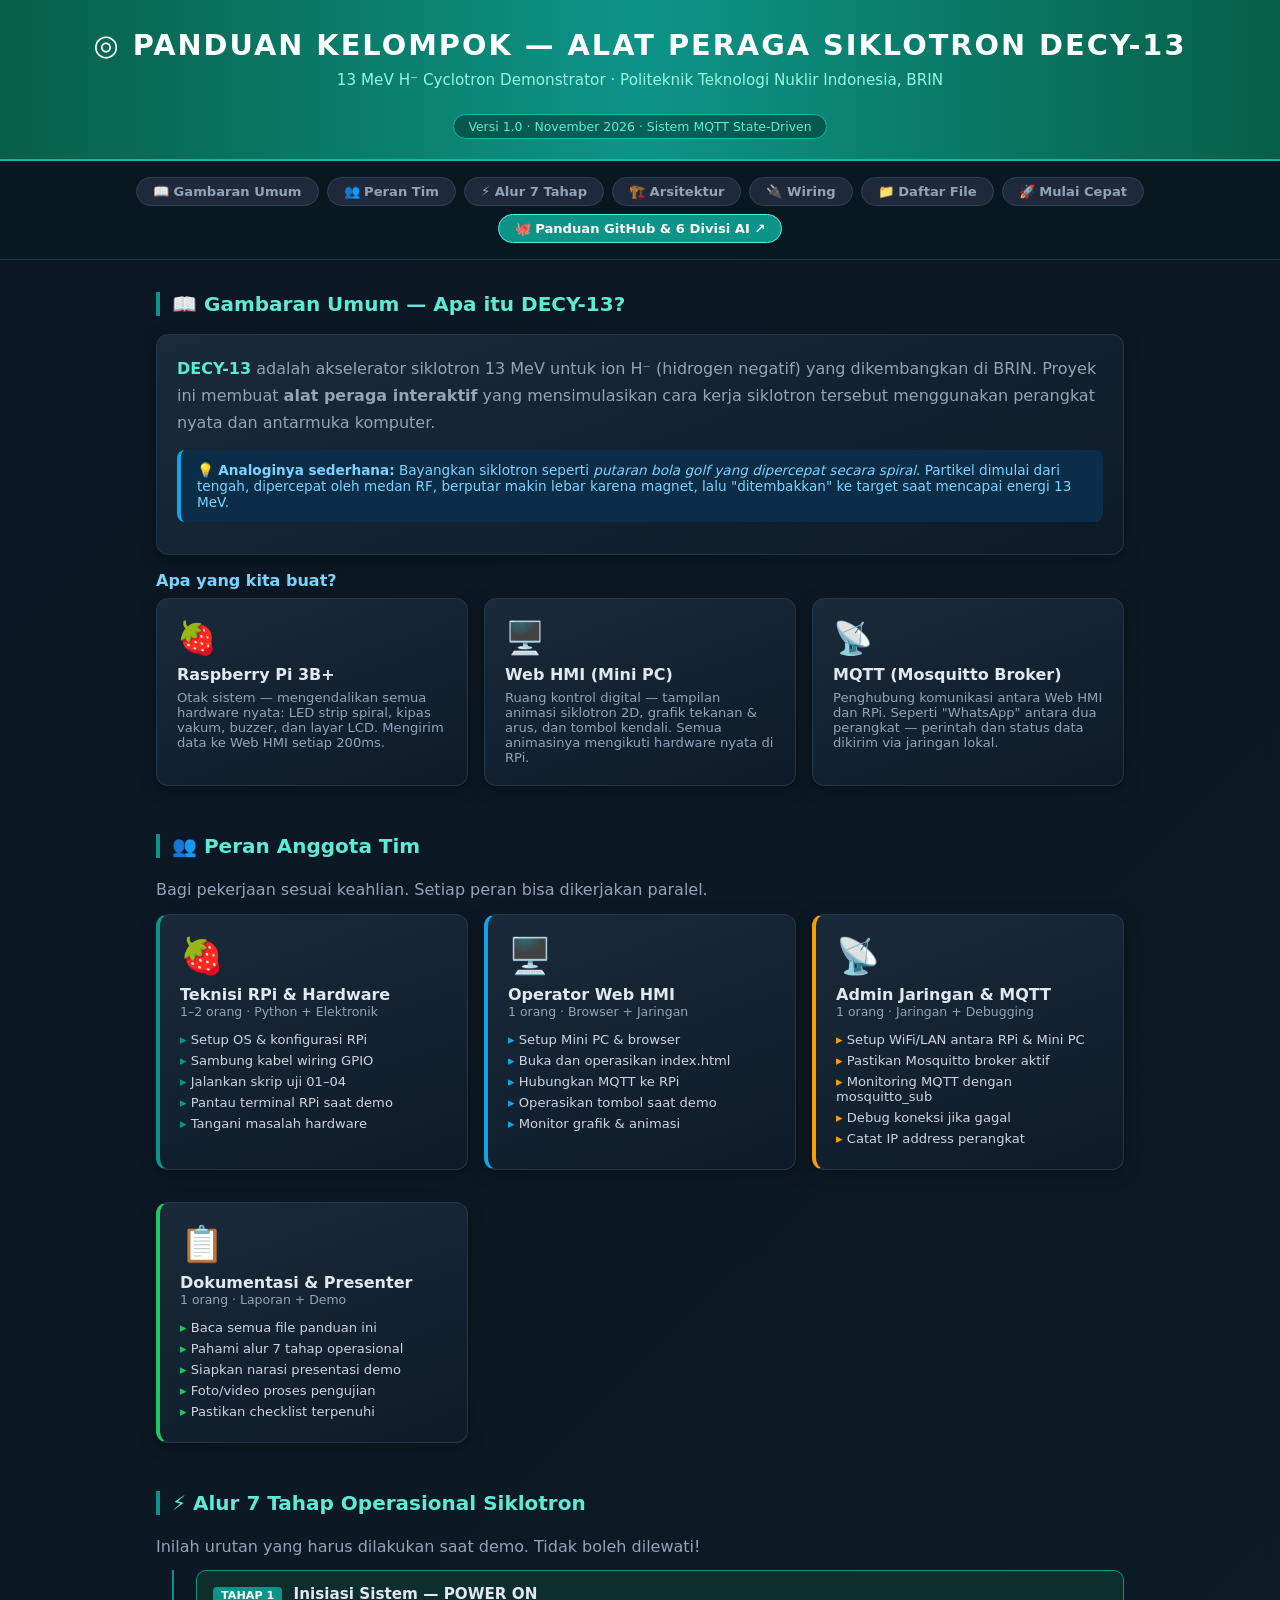
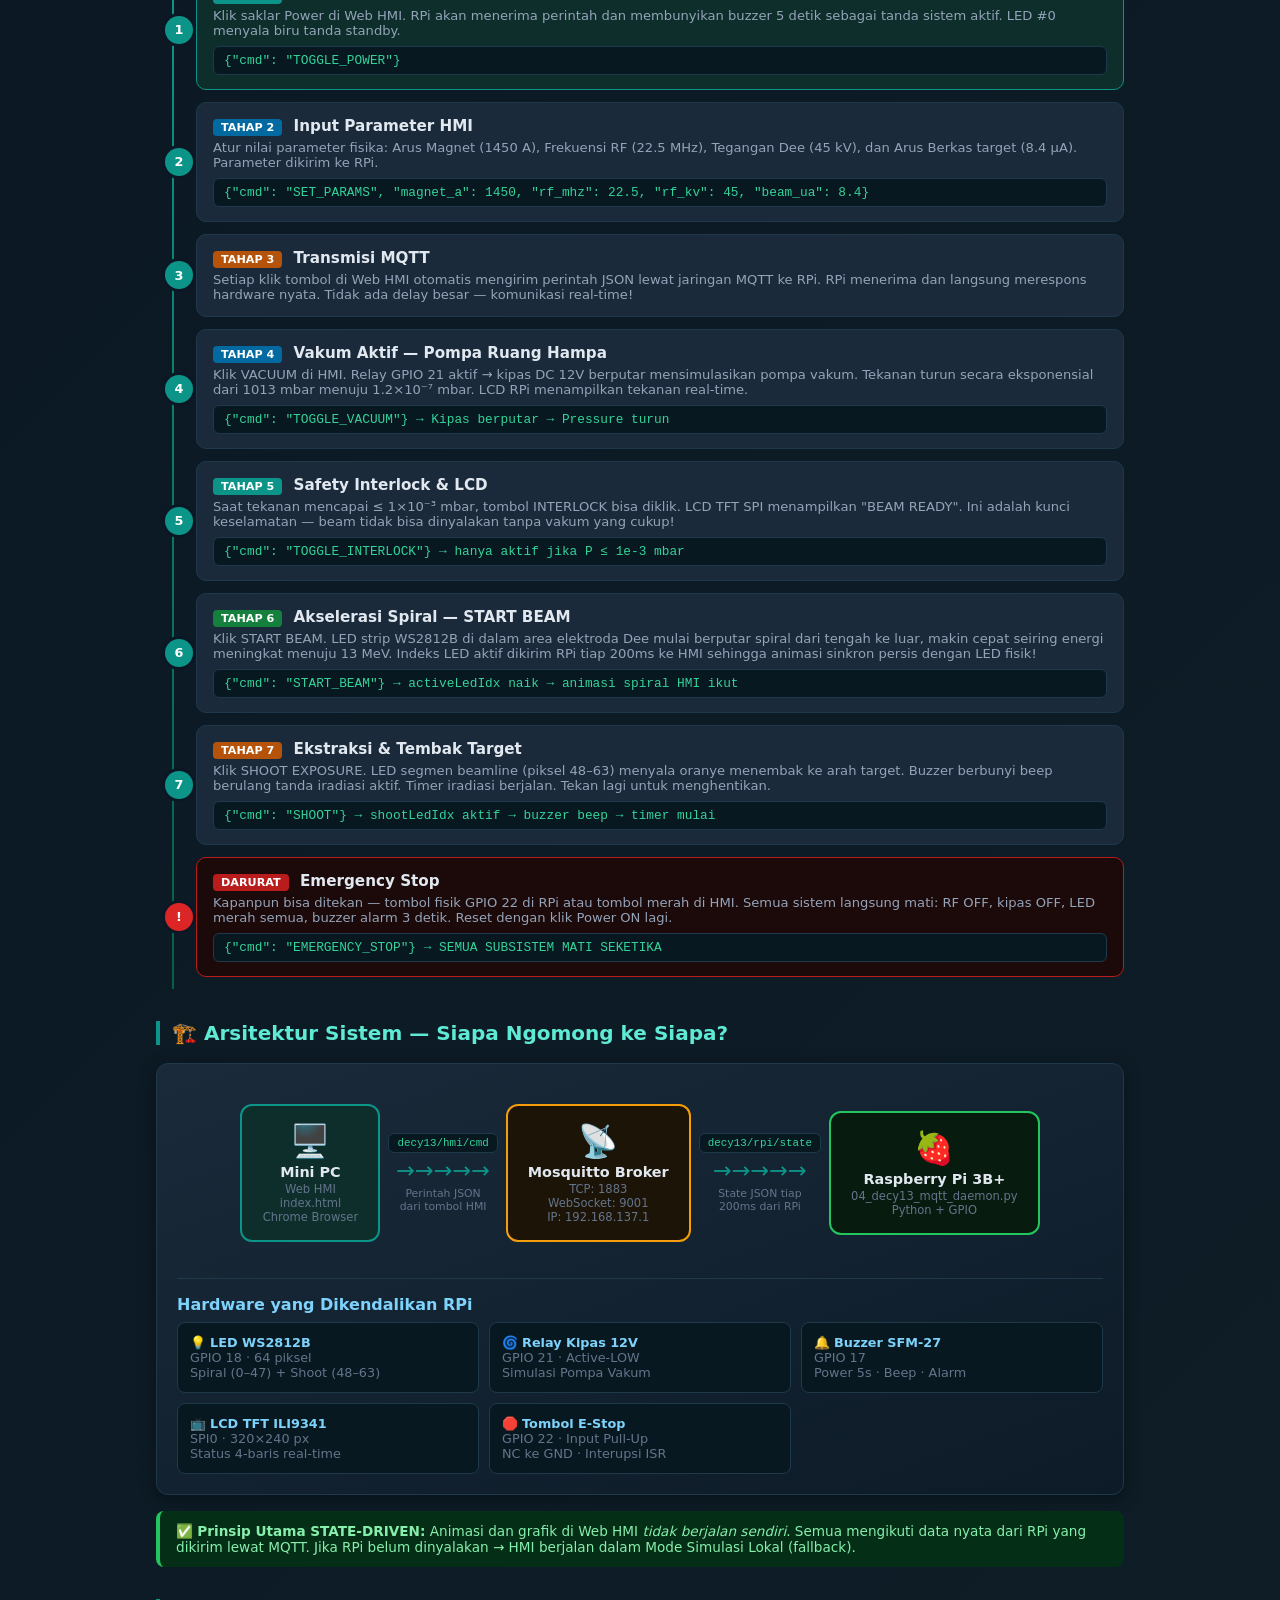
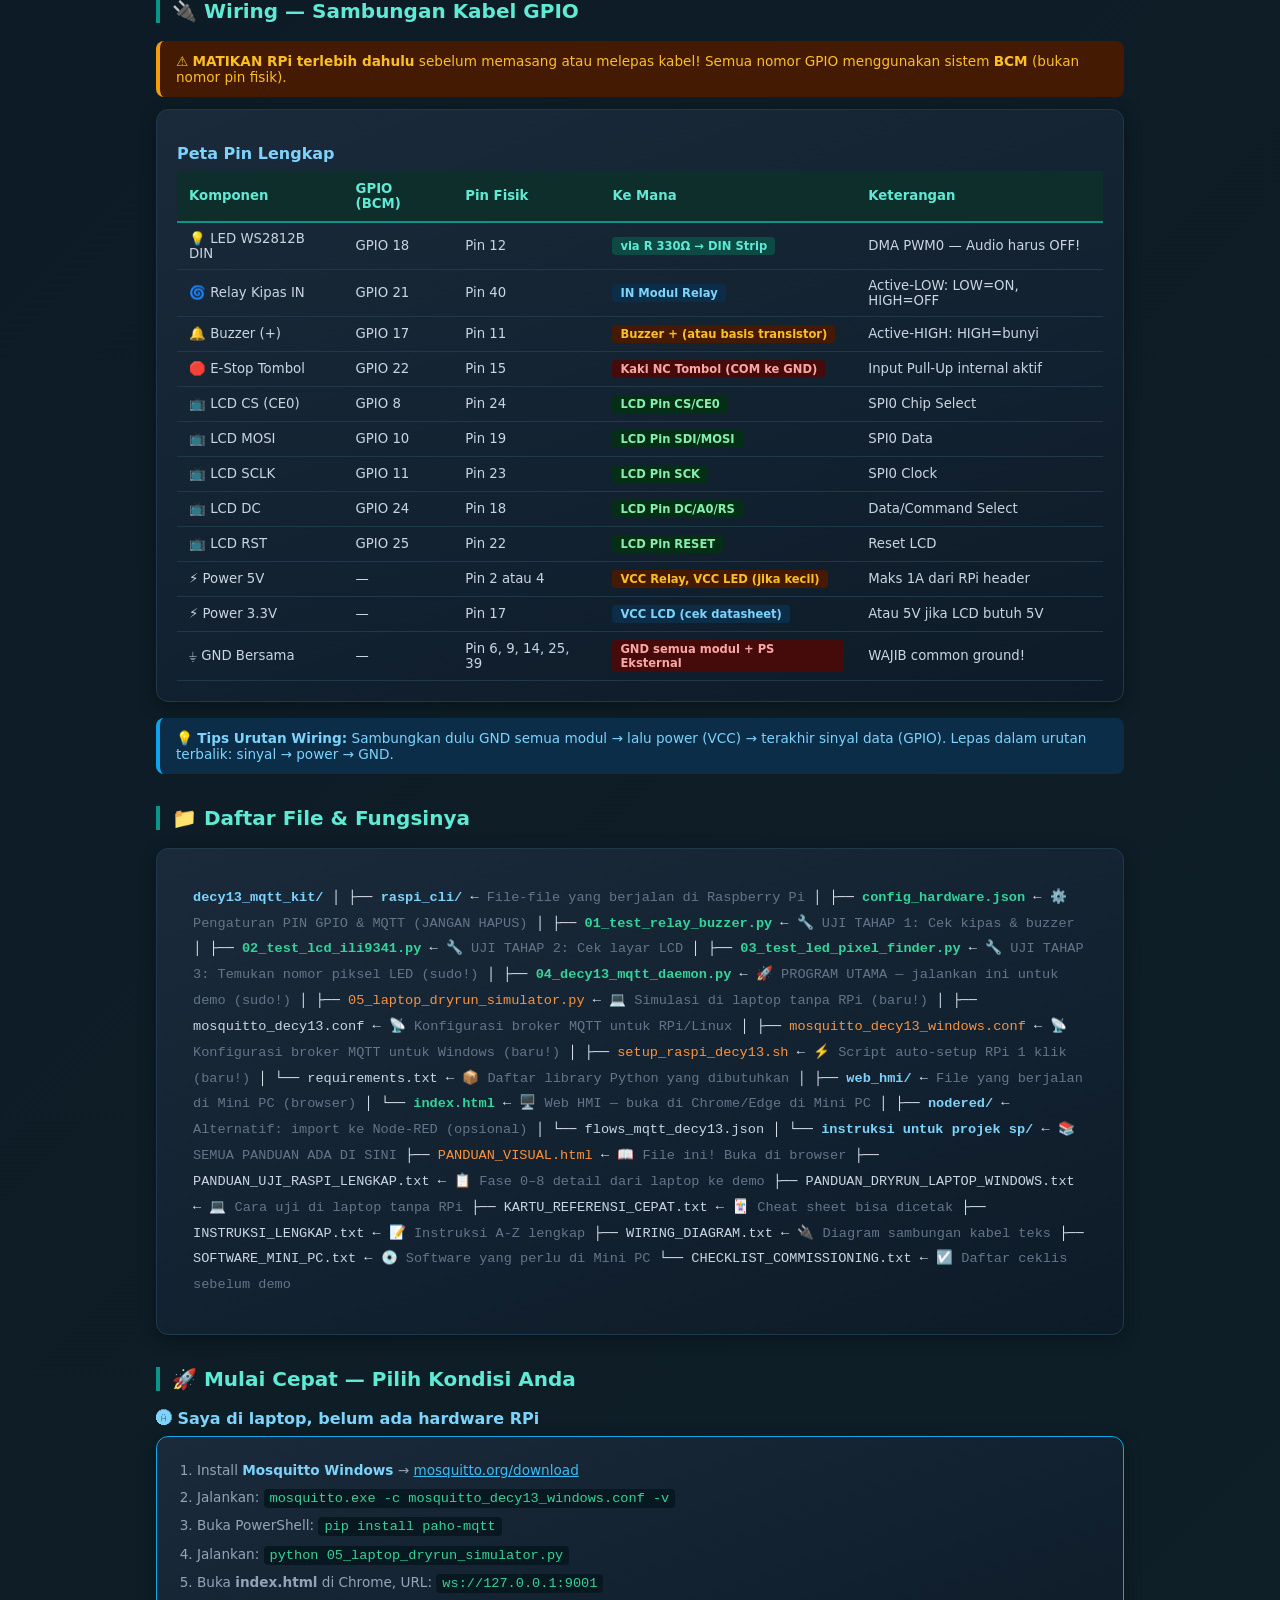
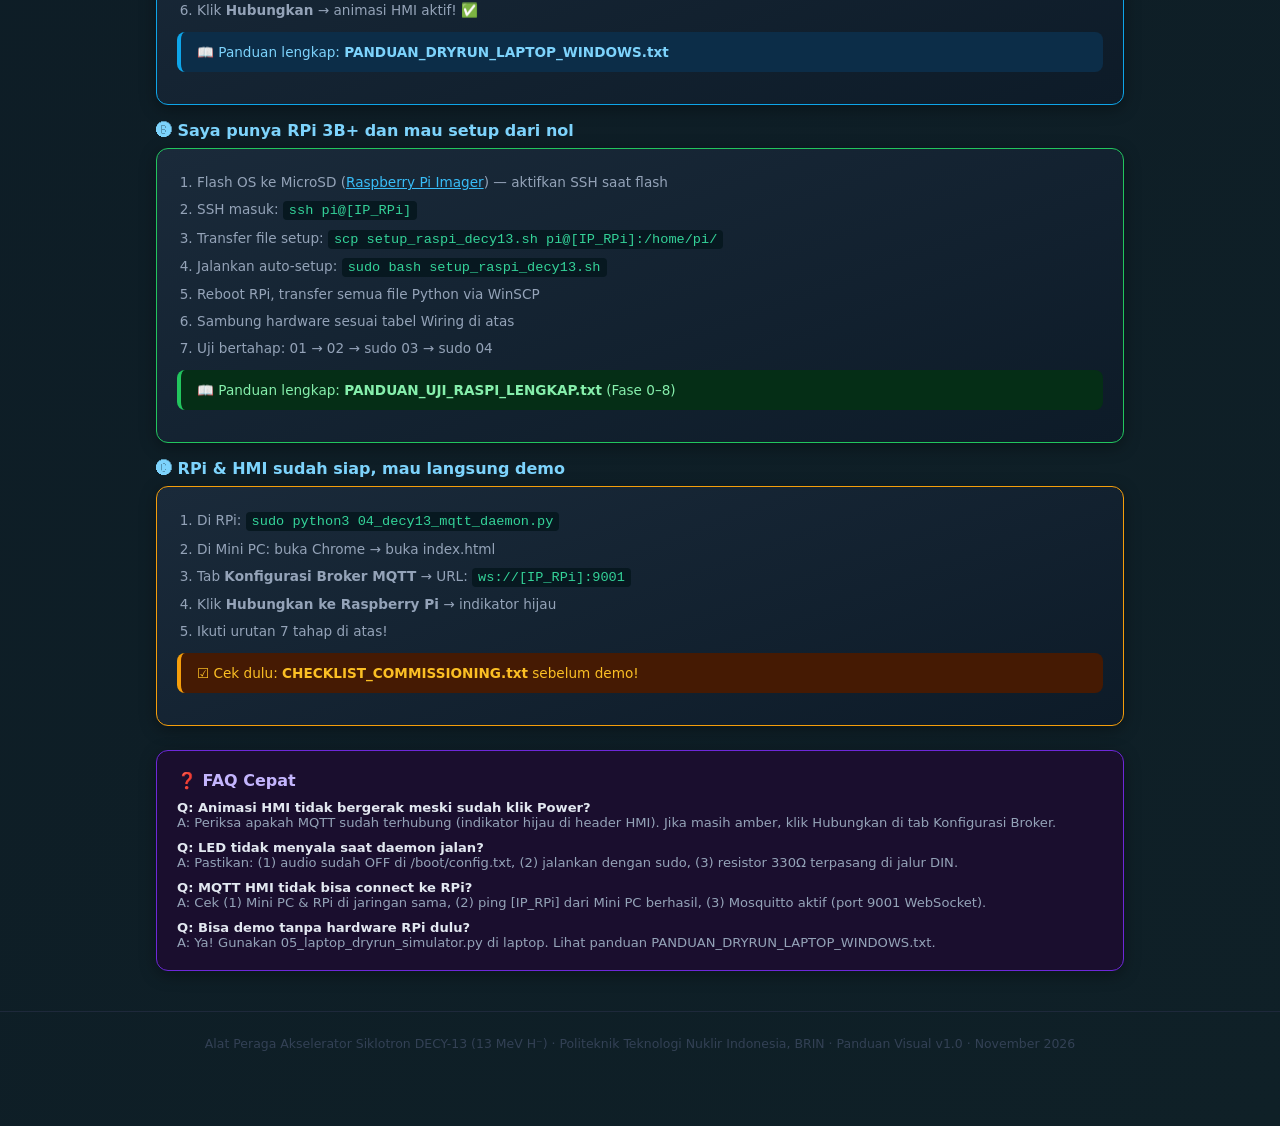
<file: instruksi untuk projek sp/PANDUAN_VISUAL.html>
<!doctype html>
<html lang="id">
<head>
<meta charset="utf-8"/>
<meta name="viewport" content="width=device-width, initial-scale=1"/>
<title>Panduan Kelompok — Alat Peraga Siklotron DECY-13</title>
<style>
  :root {
    --teal: #0d9488; --teal-light: #99f6e4; --teal-dark: #134e4a;
    --sky: #0ea5e9; --amber: #f59e0b; --green: #22c55e;
    --red: #ef4444; --slate: #1e293b; --card: #0f2027;
  }
  * { box-sizing: border-box; margin: 0; padding: 0; }
  body {
    background: linear-gradient(135deg, #0b1724 0%, #0f2027 100%);
    color: #e2e8f0; font-family: 'Segoe UI', system-ui, sans-serif;
    min-height: 100vh; padding: 0 0 60px;
  }
  /* HEADER */
  header {
    background: linear-gradient(90deg, #065f46, #0d9488, #065f46);
    padding: 28px 24px 20px; text-align: center;
    border-bottom: 2px solid #14b8a6;
    box-shadow: 0 4px 24px rgba(0,0,0,0.5);
  }
  header h1 { font-size: 1.8rem; font-weight: 800; color: #fff; letter-spacing: 2px; }
  header p  { color: #99f6e4; margin-top: 6px; font-size: 0.95rem; }
  .badge {
    display: inline-block; background: rgba(0,0,0,0.35);
    border: 1px solid #14b8a6; border-radius: 20px;
    padding: 4px 14px; font-size: 0.78rem; color: #5eead4; margin-top: 10px;
  }

  /* NAV PILLS */
  nav {
    display: flex; flex-wrap: wrap; gap: 8px; justify-content: center;
    padding: 16px; background: #071820; border-bottom: 1px solid #1e3a4a;
    position: sticky; top: 0; z-index: 50;
  }
  nav a {
    text-decoration: none; background: #1e293b; color: #94a3b8;
    border: 1px solid #334155; border-radius: 999px;
    padding: 6px 16px; font-size: 0.82rem; font-weight: 600;
    transition: all .2s;
  }
  nav a:hover, nav a.active { background: #0d9488; color: #fff; border-color: #14b8a6; }

  /* SECTIONS */
  section { max-width: 1000px; margin: 32px auto; padding: 0 16px; }
  h2 {
    font-size: 1.25rem; font-weight: 700; color: #5eead4;
    border-left: 4px solid #0d9488; padding-left: 12px;
    margin-bottom: 18px; scroll-margin-top: 70px;
  }
  h3 { font-size: 1rem; font-weight: 700; color: #7dd3fc; margin: 14px 0 8px; }
  p  { color: #94a3b8; line-height: 1.7; margin-bottom: 10px; }

  /* CARDS */
  .card {
    background: linear-gradient(160deg, #1a2a3a 0%, #0d1b28 100%);
    border: 1px solid #1e3a4a; border-radius: 12px;
    padding: 20px; margin-bottom: 16px;
    box-shadow: 0 4px 16px rgba(0,0,0,0.35);
  }
  .card-grid { display: grid; grid-template-columns: repeat(auto-fit, minmax(260px,1fr)); gap: 16px; }

  /* ROLE CARDS */
  .role { border-left: 4px solid var(--c, #0d9488); }
  .role .role-icon { font-size: 2.2rem; margin-bottom: 8px; }
  .role .role-title { font-size: 1rem; font-weight: 700; color: #e2e8f0; }
  .role .role-sub   { font-size: 0.78rem; color: #94a3b8; margin-bottom: 10px; }
  .role ul { list-style: none; padding: 0; }
  .role ul li { font-size: 0.82rem; color: #cbd5e1; padding: 3px 0; }
  .role ul li::before { content: '▸ '; color: var(--c, #0d9488); }

  /* FLOW STEPS */
  .flow {
    display: flex; flex-direction: column; gap: 0;
    position: relative; padding-left: 40px;
  }
  .flow::before {
    content: ''; position: absolute; left: 16px; top: 0; bottom: 0;
    width: 2px; background: linear-gradient(to bottom, #0d9488, #065f46);
  }
  .step {
    position: relative; background: #1a2a3a;
    border: 1px solid #1e3a4a; border-radius: 10px;
    padding: 14px 16px; margin-bottom: 12px;
  }
  .step .step-num {
    position: absolute; left: -32px; top: 50%; transform: translateY(-50%);
    width: 28px; height: 28px; border-radius: 50%;
    background: #0d9488; color: #fff; font-weight: 800;
    font-size: 0.8rem; display: flex; align-items: center; justify-content: center;
    box-shadow: 0 0 0 3px #0b1724;
  }
  .step .step-title { font-weight: 700; color: #e2e8f0; font-size: 0.95rem; }
  .step .step-desc  { color: #94a3b8; font-size: 0.82rem; margin-top: 4px; }
  .step .step-cmd   {
    background: #071820; border: 1px solid #1e3a4a; border-radius: 6px;
    padding: 6px 10px; margin-top: 8px; font-family: monospace;
    font-size: 0.8rem; color: #34d399;
  }
  .step.active-step { border-color: #0d9488; background: #0d2e2b; }
  .step .chip {
    display: inline-block; background: #0d9488; color: #fff;
    border-radius: 4px; padding: 2px 8px; font-size: 0.7rem;
    font-weight: 700; margin-right: 6px;
  }
  .chip.amber  { background: #b45309; }
  .chip.red    { background: #b91c1c; }
  .chip.sky    { background: #0369a1; }
  .chip.green  { background: #15803d; }
  .chip.purple { background: #6d28d9; }

  /* WIRING TABLE */
  table { width: 100%; border-collapse: collapse; font-size: 0.83rem; }
  th { background: #0d2e2b; color: #5eead4; padding: 10px 12px; text-align: left; border-bottom: 2px solid #0d9488; }
  td { padding: 8px 12px; border-bottom: 1px solid #1e3a4a; color: #cbd5e1; }
  tr:hover td { background: #111e2a; }
  .tag { display: inline-block; padding: 2px 8px; border-radius: 4px; font-size: 0.72rem; font-weight: 700; }
  .tag-teal   { background: #0d4a43; color: #5eead4; }
  .tag-amber  { background: #451a03; color: #fbbf24; }
  .tag-sky    { background: #0c2d48; color: #7dd3fc; }
  .tag-red    { background: #450a0a; color: #fca5a5; }
  .tag-green  { background: #052e16; color: #86efac; }

  /* MQTT FLOW DIAGRAM */
  .mqtt-flow {
    display: flex; align-items: center; justify-content: center;
    gap: 0; flex-wrap: wrap; padding: 20px 0;
  }
  .mqtt-node {
    background: #1a2a3a; border: 2px solid #1e3a4a; border-radius: 12px;
    padding: 16px 20px; text-align: center; min-width: 140px;
  }
  .mqtt-node .n-icon { font-size: 2rem; margin-bottom: 4px; }
  .mqtt-node .n-title { font-weight: 700; font-size: 0.9rem; color: #e2e8f0; }
  .mqtt-node .n-sub   { font-size: 0.72rem; color: #64748b; margin-top: 2px; }
  .mqtt-node.highlight { border-color: #0d9488; background: #0d2e2b; }
  .mqtt-arrow {
    display: flex; flex-direction: column; align-items: center;
    gap: 4px; padding: 0 8px; min-width: 120px;
  }
  .mqtt-arrow .arr-label {
    background: #071820; border: 1px solid #1e3a4a; border-radius: 6px;
    padding: 3px 8px; font-size: 0.68rem; font-family: monospace; color: #34d399;
    white-space: nowrap;
  }
  .mqtt-arrow .arr-line {
    font-size: 1.4rem; color: #0d9488;
  }

  /* FILE TREE */
  .tree { font-family: monospace; font-size: 0.85rem; line-height: 1.9; padding: 16px; }
  .tree .dir  { color: #7dd3fc; font-weight: 700; }
  .tree .file { color: #cbd5e1; }
  .tree .note { color: #64748b; }
  .tree .imp  { color: #34d399; font-weight: 700; }
  .tree .new  { color: #fb923c; }

  /* ALERT BOXES */
  .alert {
    border-left: 4px solid; border-radius: 8px;
    padding: 12px 16px; margin: 12px 0; font-size: 0.85rem;
  }
  .alert-info    { border-color: #0ea5e9; background: #0c2d48; color: #7dd3fc; }
  .alert-warn    { border-color: #f59e0b; background: #451a03; color: #fbbf24; }
  .alert-success { border-color: #22c55e; background: #052e16; color: #86efac; }
  .alert-danger  { border-color: #ef4444; background: #450a0a; color: #fca5a5; }

  /* FOOTER */
  footer {
    text-align: center; padding: 24px;
    color: #334155; font-size: 0.78rem; border-top: 1px solid #1e293b;
    margin-top: 40px;
  }
</style>
</head>
<body>

<header>
  <h1>◎ PANDUAN KELOMPOK — ALAT PERAGA SIKLOTRON DECY-13</h1>
  <p>13 MeV H⁻ Cyclotron Demonstrator · Politeknik Teknologi Nuklir Indonesia, BRIN</p>
  <span class="badge">Versi 1.0 · November 2026 · Sistem MQTT State-Driven</span>
</header>

<nav>
  <a href="#overview" class="active">📖 Gambaran Umum</a>
  <a href="#roles">👥 Peran Tim</a>
  <a href="#flow">⚡ Alur 7 Tahap</a>
  <a href="#arsitektur">🏗️ Arsitektur</a>
  <a href="#wiring">🔌 Wiring</a>
  <a href="#files">📁 Daftar File</a>
  <a href="#quickstart">🚀 Mulai Cepat</a>
  <a href="PANDUAN_GITHUB_DAN_TIM_AI.html" style="background:#0d9488;color:#fff;border-color:#5eead4">🐙 Panduan GitHub & 6 Divisi AI ↗</a>
</nav>

<!-- ==================== GAMBARAN UMUM ==================== -->
<section id="overview">
  <h2>📖 Gambaran Umum — Apa itu DECY-13?</h2>
  <div class="card">
    <p>
      <strong style="color:#5eead4">DECY-13</strong> adalah akselerator siklotron 13 MeV untuk ion H⁻ (hidrogen negatif)
      yang dikembangkan di BRIN. Proyek ini membuat <strong>alat peraga interaktif</strong> yang mensimulasikan
      cara kerja siklotron tersebut menggunakan perangkat nyata dan antarmuka komputer.
    </p>
    <div class="alert alert-info" style="margin-top:14px">
      💡 <strong>Analoginya sederhana:</strong> Bayangkan siklotron seperti <em>putaran bola golf yang dipercepat
      secara spiral</em>. Partikel dimulai dari tengah, dipercepat oleh medan RF, berputar makin lebar karena
      magnet, lalu "ditembakkan" ke target saat mencapai energi 13 MeV.
    </div>
  </div>

  <h3>Apa yang kita buat?</h3>
  <div class="card-grid">
    <div class="card">
      <div style="font-size:2rem;margin-bottom:8px">🍓</div>
      <div style="font-weight:700;color:#e2e8f0">Raspberry Pi 3B+</div>
      <div style="font-size:0.82rem;color:#94a3b8;margin-top:6px">
        Otak sistem — mengendalikan semua hardware nyata:
        LED strip spiral, kipas vakum, buzzer, dan layar LCD.
        Mengirim data ke Web HMI setiap 200ms.
      </div>
    </div>
    <div class="card">
      <div style="font-size:2rem;margin-bottom:8px">🖥️</div>
      <div style="font-weight:700;color:#e2e8f0">Web HMI (Mini PC)</div>
      <div style="font-size:0.82rem;color:#94a3b8;margin-top:6px">
        Ruang kontrol digital — tampilan animasi siklotron 2D,
        grafik tekanan & arus, dan tombol kendali. Semua animasinya
        mengikuti hardware nyata di RPi.
      </div>
    </div>
    <div class="card">
      <div style="font-size:2rem;margin-bottom:8px">📡</div>
      <div style="font-weight:700;color:#e2e8f0">MQTT (Mosquitto Broker)</div>
      <div style="font-size:0.82rem;color:#94a3b8;margin-top:6px">
        Penghubung komunikasi antara Web HMI dan RPi.
        Seperti "WhatsApp" antara dua perangkat — perintah dan
        status data dikirim via jaringan lokal.
      </div>
    </div>
  </div>
</section>

<!-- ==================== PERAN TIM ==================== -->
<section id="roles">
  <h2>👥 Peran Anggota Tim</h2>
  <p>Bagi pekerjaan sesuai keahlian. Setiap peran bisa dikerjakan paralel.</p>
  <div class="card-grid">
    <div class="card role" style="--c:#0d9488">
      <div class="role-icon">🍓</div>
      <div class="role-title">Teknisi RPi & Hardware</div>
      <div class="role-sub">1–2 orang · Python + Elektronik</div>
      <ul>
        <li>Setup OS & konfigurasi RPi</li>
        <li>Sambung kabel wiring GPIO</li>
        <li>Jalankan skrip uji 01–04</li>
        <li>Pantau terminal RPi saat demo</li>
        <li>Tangani masalah hardware</li>
      </ul>
    </div>
    <div class="card role" style="--c:#0ea5e9">
      <div class="role-icon">🖥️</div>
      <div class="role-title">Operator Web HMI</div>
      <div class="role-sub">1 orang · Browser + Jaringan</div>
      <ul>
        <li>Setup Mini PC & browser</li>
        <li>Buka dan operasikan index.html</li>
        <li>Hubungkan MQTT ke RPi</li>
        <li>Operasikan tombol saat demo</li>
        <li>Monitor grafik & animasi</li>
      </ul>
    </div>
    <div class="card role" style="--c:#f59e0b">
      <div class="role-icon">📡</div>
      <div class="role-title">Admin Jaringan & MQTT</div>
      <div class="role-sub">1 orang · Jaringan + Debugging</div>
      <ul>
        <li>Setup WiFi/LAN antara RPi & Mini PC</li>
        <li>Pastikan Mosquitto broker aktif</li>
        <li>Monitoring MQTT dengan mosquitto_sub</li>
        <li>Debug koneksi jika gagal</li>
        <li>Catat IP address perangkat</li>
      </ul>
    </div>
    <div class="card role" style="--c:#22c55e">
      <div class="role-icon">📋</div>
      <div class="role-title">Dokumentasi & Presenter</div>
      <div class="role-sub">1 orang · Laporan + Demo</div>
      <ul>
        <li>Baca semua file panduan ini</li>
        <li>Pahami alur 7 tahap operasional</li>
        <li>Siapkan narasi presentasi demo</li>
        <li>Foto/video proses pengujian</li>
        <li>Pastikan checklist terpenuhi</li>
      </ul>
    </div>
  </div>
</section>

<!-- ==================== ALUR 7 TAHAP ==================== -->
<section id="flow">
  <h2>⚡ Alur 7 Tahap Operasional Siklotron</h2>
  <p>Inilah urutan yang harus dilakukan saat demo. Tidak boleh dilewati!</p>

  <div class="flow">
    <div class="step active-step">
      <div class="step-num">1</div>
      <div class="step-title"><span class="chip">TAHAP 1</span> Inisiasi Sistem — POWER ON</div>
      <div class="step-desc">Klik saklar Power di Web HMI. RPi akan menerima perintah dan membunyikan buzzer 5 detik sebagai tanda sistem aktif. LED #0 menyala biru tanda standby.</div>
      <div class="step-cmd">{"cmd": "TOGGLE_POWER"}</div>
    </div>

    <div class="step">
      <div class="step-num">2</div>
      <div class="step-title"><span class="chip sky">TAHAP 2</span> Input Parameter HMI</div>
      <div class="step-desc">Atur nilai parameter fisika: Arus Magnet (1450 A), Frekuensi RF (22.5 MHz), Tegangan Dee (45 kV), dan Arus Berkas target (8.4 µA). Parameter dikirim ke RPi.</div>
      <div class="step-cmd">{"cmd": "SET_PARAMS", "magnet_a": 1450, "rf_mhz": 22.5, "rf_kv": 45, "beam_ua": 8.4}</div>
    </div>

    <div class="step">
      <div class="step-num">3</div>
      <div class="step-title"><span class="chip amber">TAHAP 3</span> Transmisi MQTT</div>
      <div class="step-desc">Setiap klik tombol di Web HMI otomatis mengirim perintah JSON lewat jaringan MQTT ke RPi. RPi menerima dan langsung merespons hardware nyata. Tidak ada delay besar — komunikasi real-time!</div>
    </div>

    <div class="step">
      <div class="step-num">4</div>
      <div class="step-title"><span class="chip sky">TAHAP 4</span> Vakum Aktif — Pompa Ruang Hampa</div>
      <div class="step-desc">Klik VACUUM di HMI. Relay GPIO 21 aktif → kipas DC 12V berputar mensimulasikan pompa vakum. Tekanan turun secara eksponensial dari 1013 mbar menuju 1.2×10⁻⁷ mbar. LCD RPi menampilkan tekanan real-time.</div>
      <div class="step-cmd">{"cmd": "TOGGLE_VACUUM"} → Kipas berputar → Pressure turun</div>
    </div>

    <div class="step">
      <div class="step-num">5</div>
      <div class="step-title"><span class="chip">TAHAP 5</span> Safety Interlock & LCD</div>
      <div class="step-desc">Saat tekanan mencapai ≤ 1×10⁻³ mbar, tombol INTERLOCK bisa diklik. LCD TFT SPI menampilkan "BEAM READY". Ini adalah kunci keselamatan — beam tidak bisa dinyalakan tanpa vakum yang cukup!</div>
      <div class="step-cmd">{"cmd": "TOGGLE_INTERLOCK"} → hanya aktif jika P ≤ 1e-3 mbar</div>
    </div>

    <div class="step">
      <div class="step-num">6</div>
      <div class="step-title"><span class="chip green">TAHAP 6</span> Akselerasi Spiral — START BEAM</div>
      <div class="step-desc">Klik START BEAM. LED strip WS2812B di dalam area elektroda Dee mulai berputar spiral dari tengah ke luar, makin cepat seiring energi meningkat menuju 13 MeV. Indeks LED aktif dikirim RPi tiap 200ms ke HMI sehingga animasi sinkron persis dengan LED fisik!</div>
      <div class="step-cmd">{"cmd": "START_BEAM"} → activeLedIdx naik → animasi spiral HMI ikut</div>
    </div>

    <div class="step">
      <div class="step-num">7</div>
      <div class="step-title"><span class="chip amber">TAHAP 7</span> Ekstraksi & Tembak Target</div>
      <div class="step-desc">Klik SHOOT EXPOSURE. LED segmen beamline (piksel 48–63) menyala oranye menembak ke arah target. Buzzer berbunyi beep berulang tanda iradiasi aktif. Timer iradiasi berjalan. Tekan lagi untuk menghentikan.</div>
      <div class="step-cmd">{"cmd": "SHOOT"} → shootLedIdx aktif → buzzer beep → timer mulai</div>
    </div>

    <div class="step" style="border-color:#b91c1c;background:#1c0a0a">
      <div class="step-num" style="background:#dc2626">!</div>
      <div class="step-title"><span class="chip red">DARURAT</span> Emergency Stop</div>
      <div class="step-desc">Kapanpun bisa ditekan — tombol fisik GPIO 22 di RPi atau tombol merah di HMI. Semua sistem langsung mati: RF OFF, kipas OFF, LED merah semua, buzzer alarm 3 detik. Reset dengan klik Power ON lagi.</div>
      <div class="step-cmd">{"cmd": "EMERGENCY_STOP"} → SEMUA SUBSISTEM MATI SEKETIKA</div>
    </div>
  </div>
</section>

<!-- ==================== ARSITEKTUR ==================== -->
<section id="arsitektur">
  <h2>🏗️ Arsitektur Sistem — Siapa Ngomong ke Siapa?</h2>

  <div class="card">
    <div class="mqtt-flow">
      <div class="mqtt-node highlight">
        <div class="n-icon">🖥️</div>
        <div class="n-title">Mini PC</div>
        <div class="n-sub">Web HMI<br>index.html<br>Chrome Browser</div>
      </div>
      <div class="mqtt-arrow">
        <div class="arr-label">decy13/hmi/cmd</div>
        <div class="arr-line">→→→→→</div>
        <div style="font-size:0.68rem;color:#64748b;text-align:center">Perintah JSON<br>dari tombol HMI</div>
      </div>
      <div class="mqtt-node highlight" style="border-color:#f59e0b;background:#1c1407">
        <div class="n-icon">📡</div>
        <div class="n-title">Mosquitto Broker</div>
        <div class="n-sub">TCP: 1883<br>WebSocket: 9001<br>IP: 192.168.137.1</div>
      </div>
      <div class="mqtt-arrow">
        <div class="arr-label">decy13/rpi/state</div>
        <div class="arr-line">→→→→→</div>
        <div style="font-size:0.68rem;color:#64748b;text-align:center">State JSON tiap<br>200ms dari RPi</div>
      </div>
      <div class="mqtt-node highlight" style="border-color:#22c55e;background:#071c0f">
        <div class="n-icon">🍓</div>
        <div class="n-title">Raspberry Pi 3B+</div>
        <div class="n-sub">04_decy13_mqtt_daemon.py<br>Python + GPIO</div>
      </div>
    </div>

    <div style="margin-top:16px;border-top:1px solid #1e3a4a;padding-top:16px">
      <h3 style="margin-top:0">Hardware yang Dikendalikan RPi</h3>
      <div class="card-grid" style="gap:10px">
        <div style="background:#071820;border:1px solid #1e3a4a;border-radius:8px;padding:12px;font-size:0.8rem">
          💡 <strong style="color:#7dd3fc">LED WS2812B</strong><br>
          <span style="color:#64748b">GPIO 18 · 64 piksel<br>Spiral (0–47) + Shoot (48–63)</span>
        </div>
        <div style="background:#071820;border:1px solid #1e3a4a;border-radius:8px;padding:12px;font-size:0.8rem">
          🌀 <strong style="color:#7dd3fc">Relay Kipas 12V</strong><br>
          <span style="color:#64748b">GPIO 21 · Active-LOW<br>Simulasi Pompa Vakum</span>
        </div>
        <div style="background:#071820;border:1px solid #1e3a4a;border-radius:8px;padding:12px;font-size:0.8rem">
          🔔 <strong style="color:#7dd3fc">Buzzer SFM-27</strong><br>
          <span style="color:#64748b">GPIO 17<br>Power 5s · Beep · Alarm</span>
        </div>
        <div style="background:#071820;border:1px solid #1e3a4a;border-radius:8px;padding:12px;font-size:0.8rem">
          📺 <strong style="color:#7dd3fc">LCD TFT ILI9341</strong><br>
          <span style="color:#64748b">SPI0 · 320×240 px<br>Status 4-baris real-time</span>
        </div>
        <div style="background:#071820;border:1px solid #1e3a4a;border-radius:8px;padding:12px;font-size:0.8rem">
          🛑 <strong style="color:#7dd3fc">Tombol E-Stop</strong><br>
          <span style="color:#64748b">GPIO 22 · Input Pull-Up<br>NC ke GND · Interupsi ISR</span>
        </div>
      </div>
    </div>
  </div>

  <div class="alert alert-success">
    ✅ <strong>Prinsip Utama STATE-DRIVEN:</strong> Animasi dan grafik di Web HMI
    <em>tidak berjalan sendiri</em>. Semua mengikuti data nyata dari RPi yang dikirim lewat MQTT.
    Jika RPi belum dinyalakan → HMI berjalan dalam Mode Simulasi Lokal (fallback).
  </div>
</section>

<!-- ==================== WIRING ==================== -->
<section id="wiring">
  <h2>🔌 Wiring — Sambungan Kabel GPIO</h2>
  <div class="alert alert-warn">
    ⚠️ <strong>MATIKAN RPi terlebih dahulu</strong> sebelum memasang atau melepas kabel!
    Semua nomor GPIO menggunakan sistem <strong>BCM</strong> (bukan nomor pin fisik).
  </div>

  <div class="card">
    <h3>Peta Pin Lengkap</h3>
    <table>
      <thead><tr><th>Komponen</th><th>GPIO (BCM)</th><th>Pin Fisik</th><th>Ke Mana</th><th>Keterangan</th></tr></thead>
      <tbody>
        <tr>
          <td>💡 LED WS2812B DIN</td><td>GPIO 18</td><td>Pin 12</td>
          <td><span class="tag tag-teal">via R 330Ω → DIN Strip</span></td>
          <td>DMA PWM0 — Audio harus OFF!</td>
        </tr>
        <tr>
          <td>🌀 Relay Kipas IN</td><td>GPIO 21</td><td>Pin 40</td>
          <td><span class="tag tag-sky">IN Modul Relay</span></td>
          <td>Active-LOW: LOW=ON, HIGH=OFF</td>
        </tr>
        <tr>
          <td>🔔 Buzzer (+)</td><td>GPIO 17</td><td>Pin 11</td>
          <td><span class="tag tag-amber">Buzzer + (atau basis transistor)</span></td>
          <td>Active-HIGH: HIGH=bunyi</td>
        </tr>
        <tr>
          <td>🛑 E-Stop Tombol</td><td>GPIO 22</td><td>Pin 15</td>
          <td><span class="tag tag-red">Kaki NC Tombol (COM ke GND)</span></td>
          <td>Input Pull-Up internal aktif</td>
        </tr>
        <tr>
          <td>📺 LCD CS (CE0)</td><td>GPIO 8</td><td>Pin 24</td>
          <td><span class="tag tag-green">LCD Pin CS/CE0</span></td>
          <td>SPI0 Chip Select</td>
        </tr>
        <tr>
          <td>📺 LCD MOSI</td><td>GPIO 10</td><td>Pin 19</td>
          <td><span class="tag tag-green">LCD Pin SDI/MOSI</span></td>
          <td>SPI0 Data</td>
        </tr>
        <tr>
          <td>📺 LCD SCLK</td><td>GPIO 11</td><td>Pin 23</td>
          <td><span class="tag tag-green">LCD Pin SCK</span></td>
          <td>SPI0 Clock</td>
        </tr>
        <tr>
          <td>📺 LCD DC</td><td>GPIO 24</td><td>Pin 18</td>
          <td><span class="tag tag-green">LCD Pin DC/A0/RS</span></td>
          <td>Data/Command Select</td>
        </tr>
        <tr>
          <td>📺 LCD RST</td><td>GPIO 25</td><td>Pin 22</td>
          <td><span class="tag tag-green">LCD Pin RESET</span></td>
          <td>Reset LCD</td>
        </tr>
        <tr>
          <td>⚡ Power 5V</td><td>—</td><td>Pin 2 atau 4</td>
          <td><span class="tag tag-amber">VCC Relay, VCC LED (jika kecil)</span></td>
          <td>Maks 1A dari RPi header</td>
        </tr>
        <tr>
          <td>⚡ Power 3.3V</td><td>—</td><td>Pin 17</td>
          <td><span class="tag tag-sky">VCC LCD (cek datasheet)</span></td>
          <td>Atau 5V jika LCD butuh 5V</td>
        </tr>
        <tr>
          <td>⏚ GND Bersama</td><td>—</td><td>Pin 6, 9, 14, 25, 39</td>
          <td><span class="tag tag-red">GND semua modul + PS Eksternal</span></td>
          <td>WAJIB common ground!</td>
        </tr>
      </tbody>
    </table>
  </div>

  <div class="alert alert-info">
    💡 <strong>Tips Urutan Wiring:</strong> Sambungkan dulu GND semua modul → lalu power (VCC) → terakhir sinyal data (GPIO).
    Lepas dalam urutan terbalik: sinyal → power → GND.
  </div>
</section>

<!-- ==================== DAFTAR FILE ==================== -->
<section id="files">
  <h2>📁 Daftar File & Fungsinya</h2>
  <div class="card">
    <div class="tree">
<span class="dir">decy13_mqtt_kit/</span>
│
├── <span class="dir">raspi_cli/</span>                         ← <span class="note">File-file yang berjalan di Raspberry Pi</span>
│   ├── <span class="imp">config_hardware.json</span>           ← <span class="note">⚙️ Pengaturan PIN GPIO & MQTT (JANGAN HAPUS)</span>
│   ├── <span class="imp">01_test_relay_buzzer.py</span>        ← <span class="note">🔧 UJI TAHAP 1: Cek kipas & buzzer</span>
│   ├── <span class="imp">02_test_lcd_ili9341.py</span>         ← <span class="note">🔧 UJI TAHAP 2: Cek layar LCD</span>
│   ├── <span class="imp">03_test_led_pixel_finder.py</span>    ← <span class="note">🔧 UJI TAHAP 3: Temukan nomor piksel LED (sudo!)</span>
│   ├── <span class="imp">04_decy13_mqtt_daemon.py</span>       ← <span class="note">🚀 PROGRAM UTAMA — jalankan ini untuk demo (sudo!)</span>
│   ├── <span class="new">05_laptop_dryrun_simulator.py</span>  ← <span class="note">💻 Simulasi di laptop tanpa RPi (baru!)</span>
│   ├── <span class="file">mosquitto_decy13.conf</span>          ← <span class="note">📡 Konfigurasi broker MQTT untuk RPi/Linux</span>
│   ├── <span class="new">mosquitto_decy13_windows.conf</span>  ← <span class="note">📡 Konfigurasi broker MQTT untuk Windows (baru!)</span>
│   ├── <span class="new">setup_raspi_decy13.sh</span>          ← <span class="note">⚡ Script auto-setup RPi 1 klik (baru!)</span>
│   └── <span class="file">requirements.txt</span>               ← <span class="note">📦 Daftar library Python yang dibutuhkan</span>
│
├── <span class="dir">web_hmi/</span>                           ← <span class="note">File yang berjalan di Mini PC (browser)</span>
│   └── <span class="imp">index.html</span>                     ← <span class="note">🖥️ Web HMI — buka di Chrome/Edge di Mini PC</span>
│
├── <span class="dir">nodered/</span>                           ← <span class="note">Alternatif: import ke Node-RED (opsional)</span>
│   └── <span class="file">flows_mqtt_decy13.json</span>
│
└── <span class="dir">instruksi untuk projek sp/</span>        ← <span class="note">📚 SEMUA PANDUAN ADA DI SINI</span>
    ├── <span class="new">PANDUAN_VISUAL.html</span>            ← <span class="note">📖 File ini! Buka di browser</span>
    ├── <span class="file">PANDUAN_UJI_RASPI_LENGKAP.txt</span> ← <span class="note">📋 Fase 0–8 detail dari laptop ke demo</span>
    ├── <span class="file">PANDUAN_DRYRUN_LAPTOP_WINDOWS.txt</span> ← <span class="note">💻 Cara uji di laptop tanpa RPi</span>
    ├── <span class="file">KARTU_REFERENSI_CEPAT.txt</span>     ← <span class="note">🃏 Cheat sheet bisa dicetak</span>
    ├── <span class="file">INSTRUKSI_LENGKAP.txt</span>          ← <span class="note">📝 Instruksi A-Z lengkap</span>
    ├── <span class="file">WIRING_DIAGRAM.txt</span>             ← <span class="note">🔌 Diagram sambungan kabel teks</span>
    ├── <span class="file">SOFTWARE_MINI_PC.txt</span>           ← <span class="note">💿 Software yang perlu di Mini PC</span>
    └── <span class="file">CHECKLIST_COMMISSIONING.txt</span>   ← <span class="note">☑️ Daftar ceklis sebelum demo</span>
    </div>
  </div>
</section>

<!-- ==================== QUICKSTART ==================== -->
<section id="quickstart">
  <h2>🚀 Mulai Cepat — Pilih Kondisi Anda</h2>

  <h3>🅐 Saya di laptop, belum ada hardware RPi</h3>
  <div class="card" style="border-color:#0ea5e9">
    <ol style="padding-left:20px;color:#94a3b8;font-size:0.85rem;line-height:2">
      <li>Install <strong style="color:#7dd3fc">Mosquitto Windows</strong> → <a href="https://mosquitto.org/download/" style="color:#38bdf8">mosquitto.org/download</a></li>
      <li>Jalankan: <code style="background:#071820;padding:2px 6px;border-radius:4px;color:#34d399">mosquitto.exe -c mosquitto_decy13_windows.conf -v</code></li>
      <li>Buka PowerShell: <code style="background:#071820;padding:2px 6px;border-radius:4px;color:#34d399">pip install paho-mqtt</code></li>
      <li>Jalankan: <code style="background:#071820;padding:2px 6px;border-radius:4px;color:#34d399">python 05_laptop_dryrun_simulator.py</code></li>
      <li>Buka <strong>index.html</strong> di Chrome, URL: <code style="background:#071820;padding:2px 6px;border-radius:4px;color:#34d399">ws://127.0.0.1:9001</code></li>
      <li>Klik <strong>Hubungkan</strong> → animasi HMI aktif! ✅</li>
    </ol>
    <div class="alert alert-info" style="margin-top:8px">
      📖 Panduan lengkap: <strong>PANDUAN_DRYRUN_LAPTOP_WINDOWS.txt</strong>
    </div>
  </div>

  <h3>🅑 Saya punya RPi 3B+ dan mau setup dari nol</h3>
  <div class="card" style="border-color:#22c55e">
    <ol style="padding-left:20px;color:#94a3b8;font-size:0.85rem;line-height:2">
      <li>Flash OS ke MicroSD (<a href="https://www.raspberrypi.com/software/" style="color:#38bdf8">Raspberry Pi Imager</a>) — aktifkan SSH saat flash</li>
      <li>SSH masuk: <code style="background:#071820;padding:2px 6px;border-radius:4px;color:#34d399">ssh pi@[IP_RPi]</code></li>
      <li>Transfer file setup: <code style="background:#071820;padding:2px 6px;border-radius:4px;color:#34d399">scp setup_raspi_decy13.sh pi@[IP_RPi]:/home/pi/</code></li>
      <li>Jalankan auto-setup: <code style="background:#071820;padding:2px 6px;border-radius:4px;color:#34d399">sudo bash setup_raspi_decy13.sh</code></li>
      <li>Reboot RPi, transfer semua file Python via WinSCP</li>
      <li>Sambung hardware sesuai tabel Wiring di atas</li>
      <li>Uji bertahap: 01 → 02 → sudo 03 → sudo 04</li>
    </ol>
    <div class="alert alert-success" style="margin-top:8px">
      📖 Panduan lengkap: <strong>PANDUAN_UJI_RASPI_LENGKAP.txt</strong> (Fase 0–8)
    </div>
  </div>

  <h3>🅒 RPi & HMI sudah siap, mau langsung demo</h3>
  <div class="card" style="border-color:#f59e0b">
    <ol style="padding-left:20px;color:#94a3b8;font-size:0.85rem;line-height:2">
      <li>Di RPi: <code style="background:#071820;padding:2px 6px;border-radius:4px;color:#34d399">sudo python3 04_decy13_mqtt_daemon.py</code></li>
      <li>Di Mini PC: buka Chrome → buka index.html</li>
      <li>Tab <strong>Konfigurasi Broker MQTT</strong> → URL: <code style="background:#071820;padding:2px 6px;border-radius:4px;color:#34d399">ws://[IP_RPi]:9001</code></li>
      <li>Klik <strong>Hubungkan ke Raspberry Pi</strong> → indikator hijau</li>
      <li>Ikuti urutan 7 tahap di atas!</li>
    </ol>
    <div class="alert alert-warn" style="margin-top:8px">
      ☑️ Cek dulu: <strong>CHECKLIST_COMMISSIONING.txt</strong> sebelum demo!
    </div>
  </div>

  <div class="card" style="margin-top:24px;border-color:#6d28d9;background:#1a0e2e">
    <h3 style="color:#c4b5fd;margin:0 0 10px">❓ FAQ Cepat</h3>
    <div style="display:grid;gap:10px;font-size:0.82rem">
      <div><strong style="color:#e2e8f0">Q: Animasi HMI tidak bergerak meski sudah klik Power?</strong><br>
      <span style="color:#94a3b8">A: Periksa apakah MQTT sudah terhubung (indikator hijau di header HMI). Jika masih amber, klik Hubungkan di tab Konfigurasi Broker.</span></div>
      <div><strong style="color:#e2e8f0">Q: LED tidak menyala saat daemon jalan?</strong><br>
      <span style="color:#94a3b8">A: Pastikan: (1) audio sudah OFF di /boot/config.txt, (2) jalankan dengan sudo, (3) resistor 330Ω terpasang di jalur DIN.</span></div>
      <div><strong style="color:#e2e8f0">Q: MQTT HMI tidak bisa connect ke RPi?</strong><br>
      <span style="color:#94a3b8">A: Cek (1) Mini PC & RPi di jaringan sama, (2) ping [IP_RPi] dari Mini PC berhasil, (3) Mosquitto aktif (port 9001 WebSocket).</span></div>
      <div><strong style="color:#e2e8f0">Q: Bisa demo tanpa hardware RPi dulu?</strong><br>
      <span style="color:#94a3b8">A: Ya! Gunakan 05_laptop_dryrun_simulator.py di laptop. Lihat panduan PANDUAN_DRYRUN_LAPTOP_WINDOWS.txt.</span></div>
    </div>
  </div>
</section>

<footer>
  Alat Peraga Akselerator Siklotron DECY-13 (13 MeV H⁻) ·
  Politeknik Teknologi Nuklir Indonesia, BRIN ·
  Panduan Visual v1.0 · November 2026
</footer>

<script>
  // Highlight active nav link on scroll
  const sections = document.querySelectorAll('section[id]');
  const navLinks  = document.querySelectorAll('nav a');
  window.addEventListener('scroll', () => {
    let cur = '';
    sections.forEach(s => { if (window.scrollY >= s.offsetTop - 100) cur = s.id; });
    navLinks.forEach(a => {
      a.classList.toggle('active', a.getAttribute('href') === '#' + cur);
    });
  });
  // Smooth scroll
  navLinks.forEach(a => {
    a.addEventListener('click', e => {
      e.preventDefault();
      document.querySelector(a.getAttribute('href')).scrollIntoView({ behavior: 'smooth' });
    });
  });
</script>
</body>
</html>
</file>
